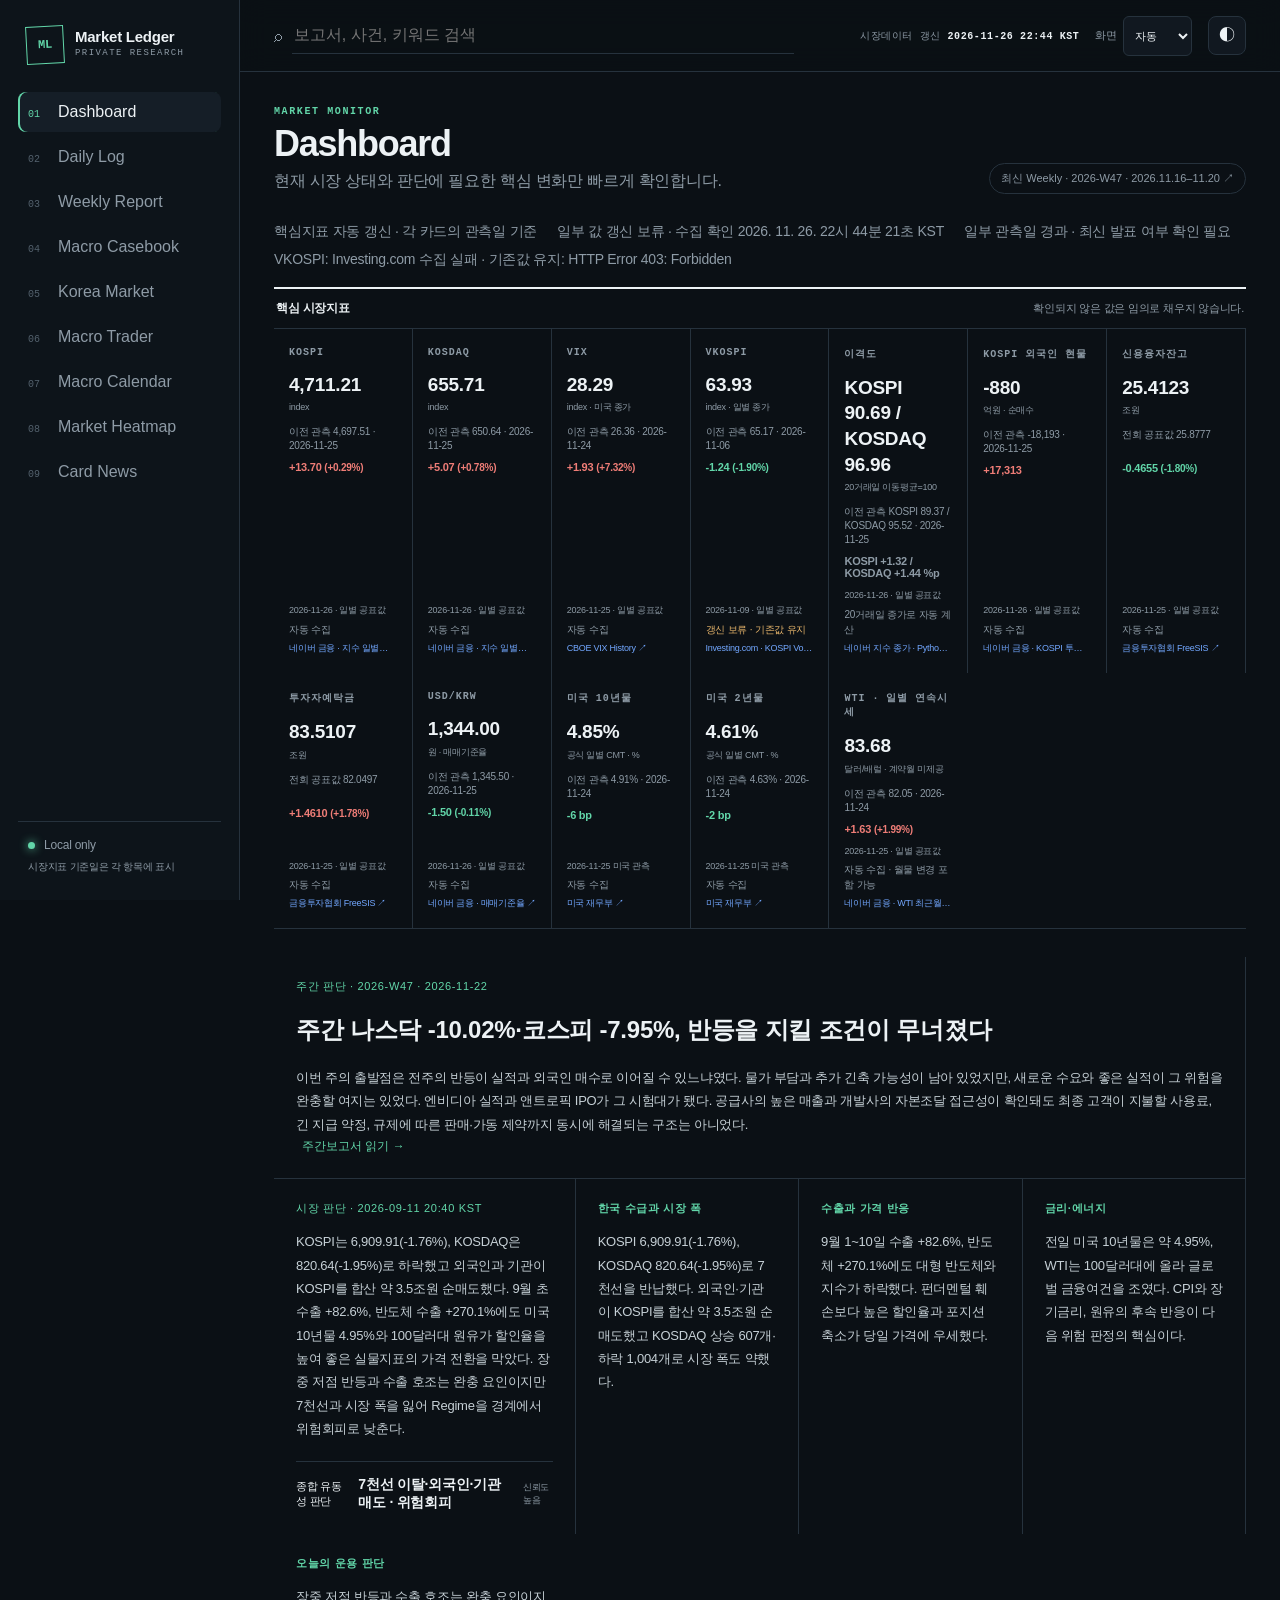
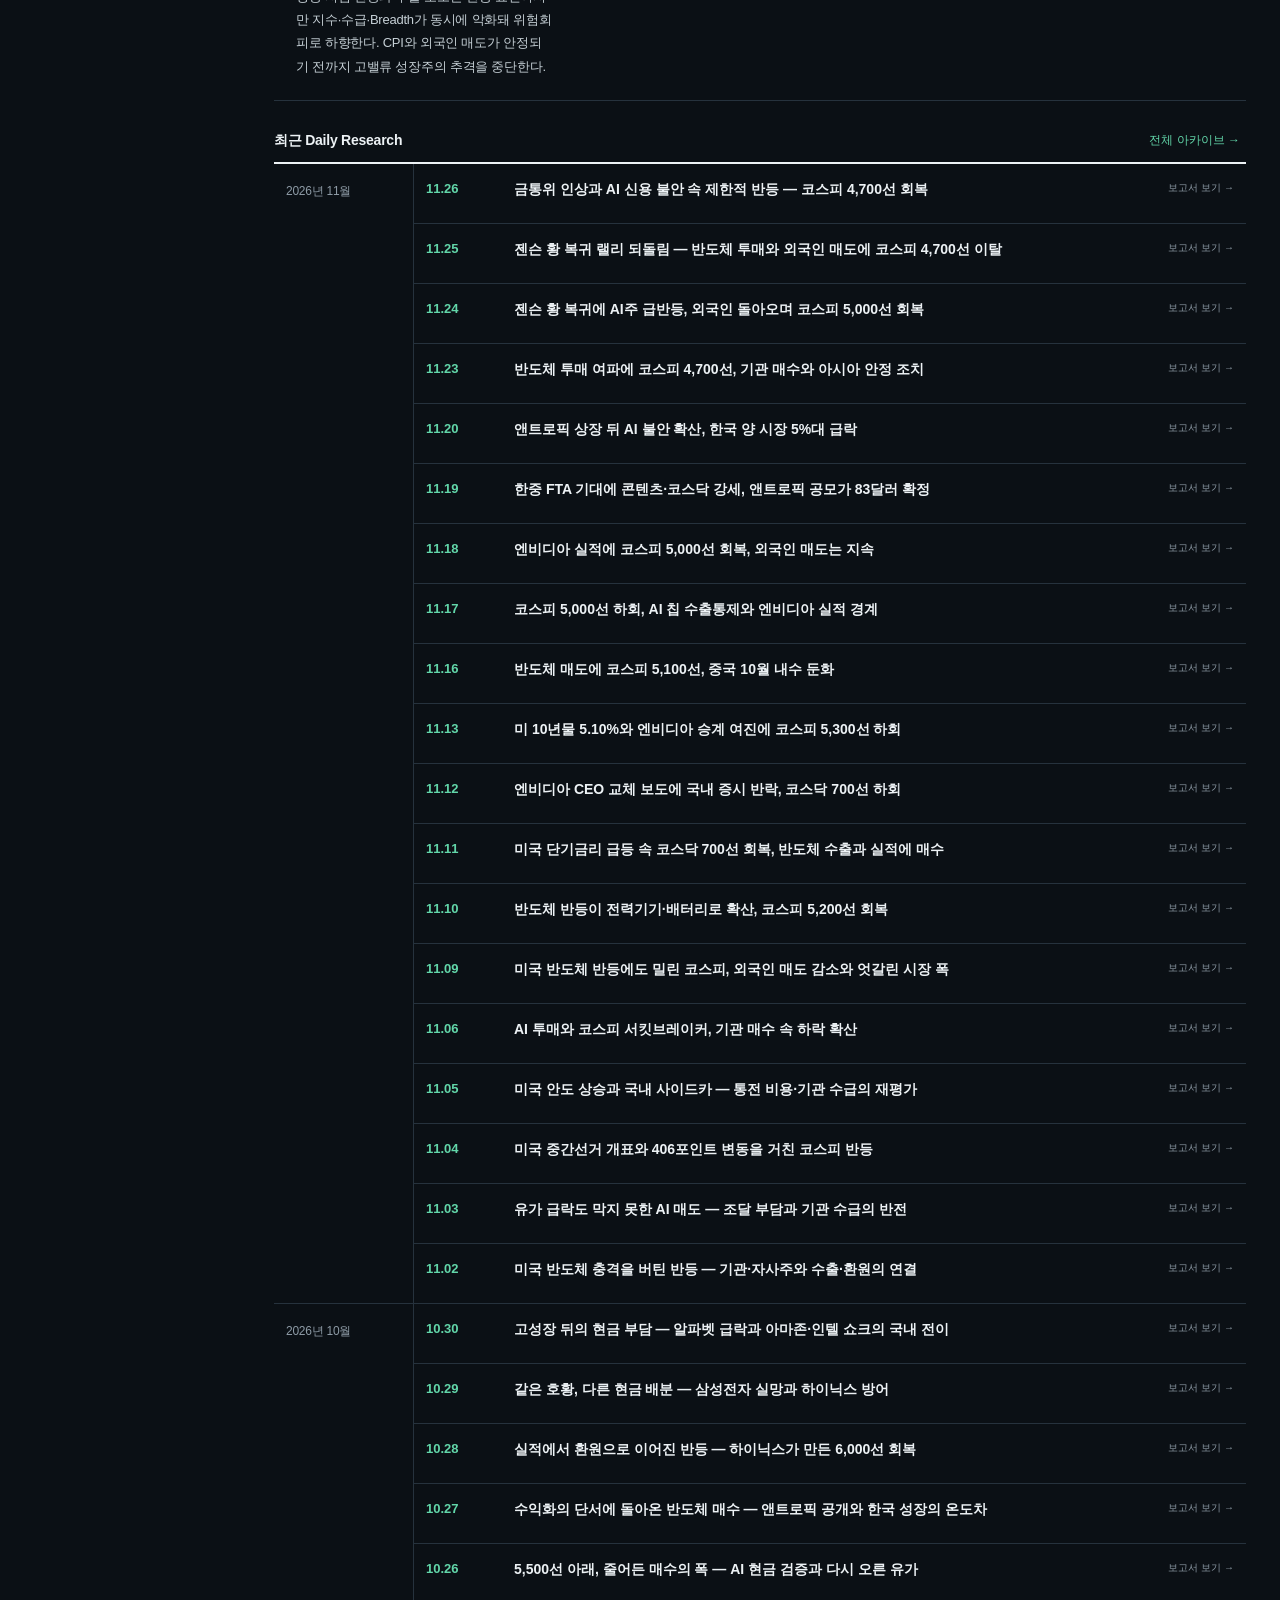
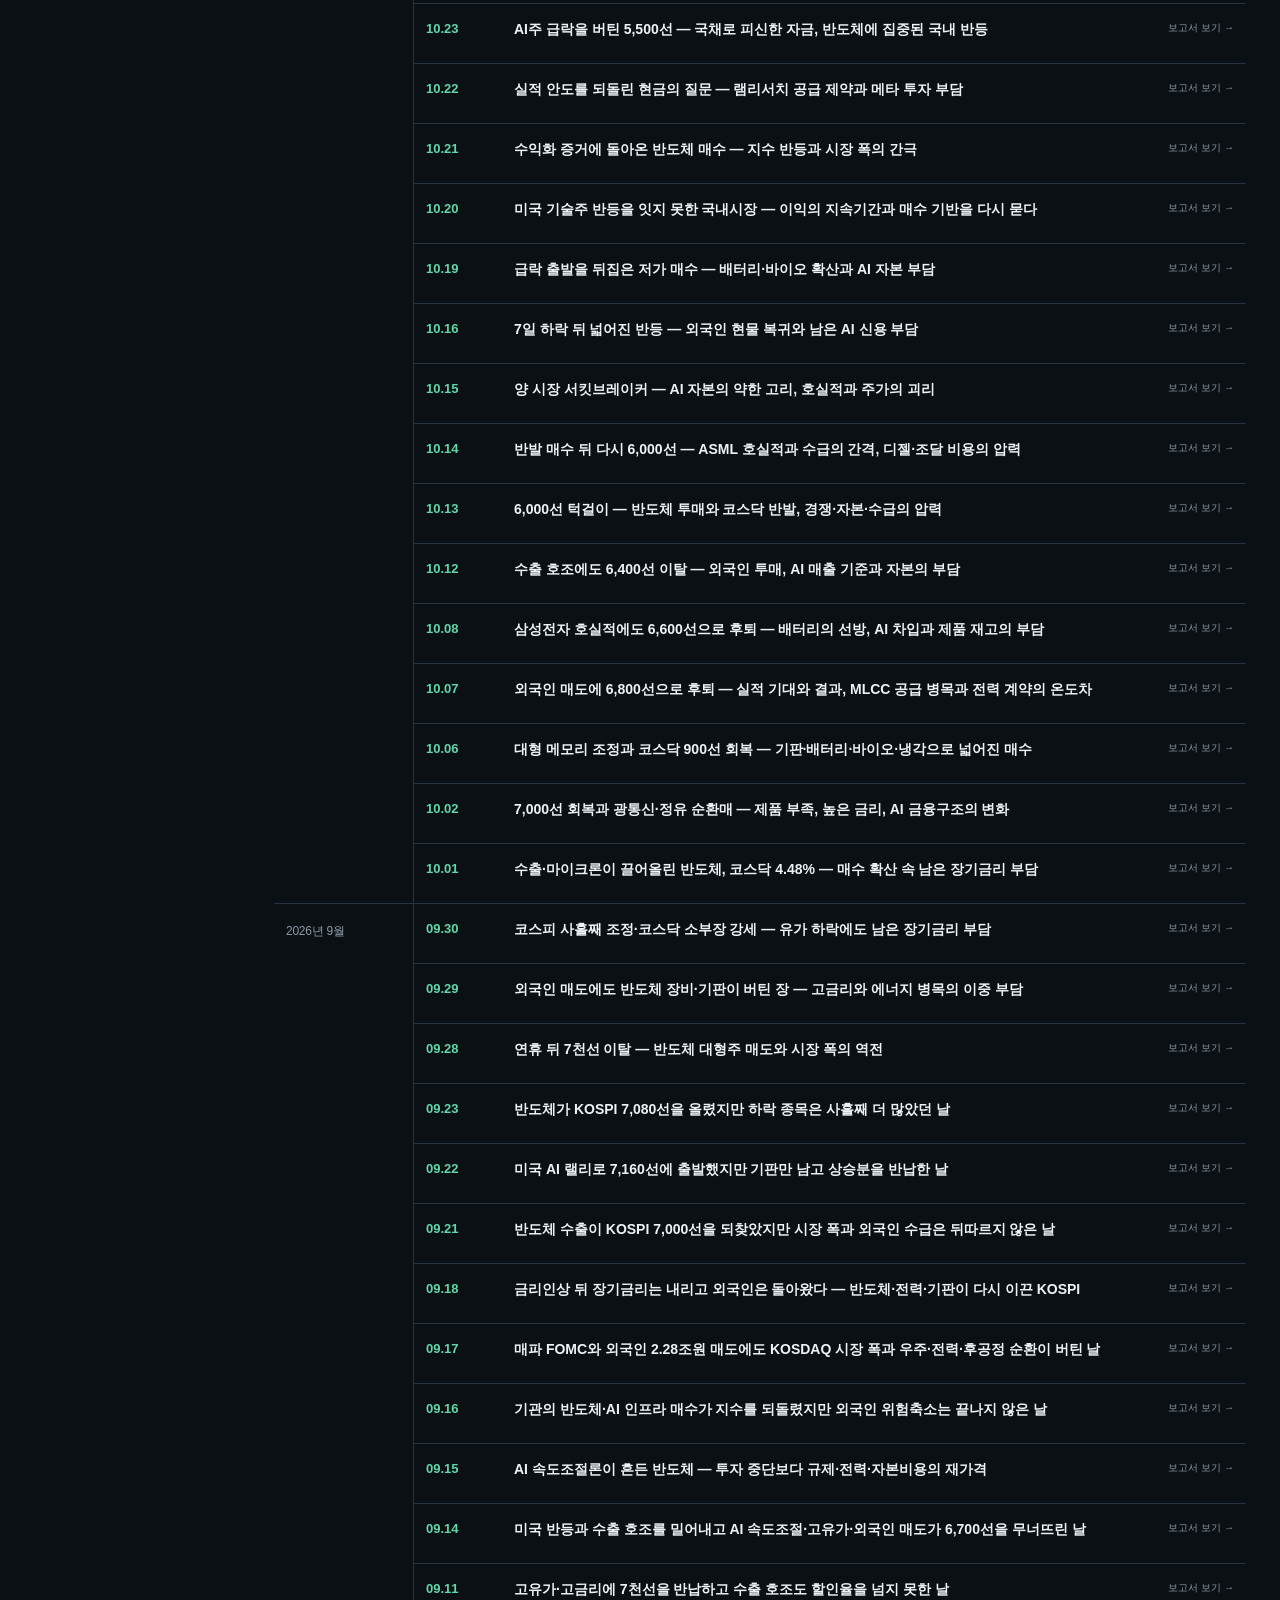
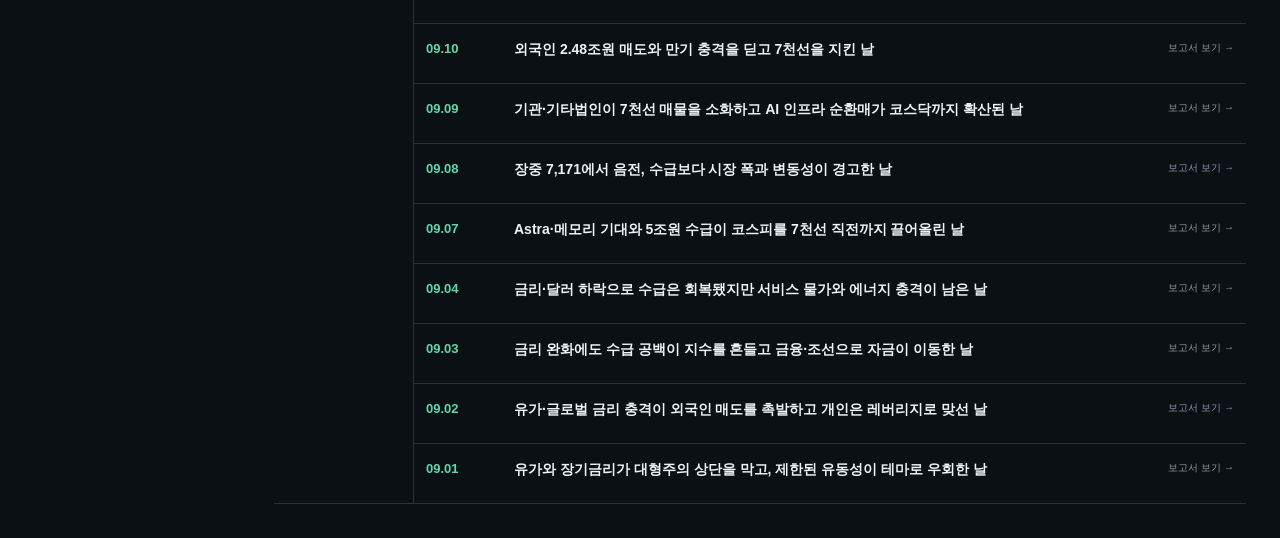
<file: index.html>
<!doctype html>
<html lang="ko">
<head>
  <meta charset="utf-8">
  <meta name="viewport" content="width=device-width, initial-scale=1">
  <meta name="description" content="개인 투자 리서치 로그와 시장 판단을 축적하는 로컬 허브">
  <title>Market Ledger — 개인 투자 리서치 허브</title>
  <link rel="stylesheet" href="assets/style.css?v=20261115-macro-trader">
  <link rel="stylesheet" href="assets/macro-reports.css?v=20261009-topics">
  <link rel="stylesheet" href="assets/macro-events.css?v=20261016-casebook">
</head>
<body>
  <div class="app-viewport">
  <div class="app-shell">
    <aside class="sidebar" id="sidebar">
      <div class="brand">
        <div class="brand-mark">ML</div>
        <div><strong>Market Ledger</strong><span>PRIVATE RESEARCH</span></div>
      </div>
      <nav class="nav" aria-label="주 메뉴">
        <button class="nav-item active" data-view="dashboard"><span>01</span>Dashboard</button>
        <button class="nav-item" data-view="daily"><span>02</span>Daily Log</button>
        <button class="nav-item" data-view="weekly"><span>03</span>Weekly Report</button>
        <button class="nav-item" data-view="macro-events"><span>04</span>Macro Casebook</button>
        <button class="nav-item" data-view="korea"><span>05</span>Korea Market</button>
        <button class="nav-item" data-view="macro-trader"><span>06</span>Macro Trader</button>
        <button class="nav-item" data-view="calendar"><span>07</span>Macro Calendar</button>
        <button class="nav-item" data-view="heatmap"><span>08</span>Market Heatmap</button>
        <button class="nav-item" data-view="cardnews"><span>09</span>Card News</button>
      </nav>
      <div class="sidebar-foot">
        <span class="status-dot"></span> Local only
        <small>시장지표 기준일은 각 항목에 표시</small>
      </div>
    </aside>

    <button class="menu-backdrop" id="menuBackdrop" aria-label="메뉴 닫기" tabindex="-1"></button>
    <main class="main">
      <header class="topbar">
        <button class="menu-button" id="menuButton" aria-label="메뉴 열기">☰</button>
        <div class="search-wrap">
          <span>⌕</span><input id="globalSearch" type="search" placeholder="보고서, 사건, 키워드 검색" aria-label="전체 검색">
        </div>
        <div class="top-actions">
          <span class="asof">시장데이터 갱신 <b id="researchAsOf">—</b></span>
          <label class="view-picker"><span>화면</span><select id="viewMode" aria-label="화면 보기 방식"><option value="auto">자동</option><option value="mobile">모바일</option><option value="pc">PC</option></select></label>
          <button class="icon-button" id="themeButton" aria-label="색상 테마 전환">◐</button>
        </div>
      </header>

      <div id="content" class="content" aria-live="polite"></div>
    </main>
  </div>
  <div class="toast" id="toast"></div>
  </div>
  <script src="data/core.js?v=b4094e10027f1766"></script>
  <script src="data/macro.js?v=20260904-ledger1"></script>
  <script src="data/macro-reports.js?v=20261012-topics"></script>
  <script src="data/macro-events.js?v=20261126-close26"></script>
  <script src="data/macro-trader.js?v=20261125"></script>
<script src="data/korea.js?v=20261126-close26"></script>
  <script src="data/ideas.js?v=20261002-ideas"></script>
  <script src="data/portfolio.js?v=20260904-ledger1"></script>
  <script src="data/daily/daily-2026-09.js?v=20260930-pdf"></script>
<script src="data/daily/daily-2026-10.js?v=20261101-report"></script>
  <script src="data/daily/daily-2026-11.js?v=20261126-close26"></script>
  <script src="data/weekly/weekly-2026.js?v=20261122-w47"></script>
  <script src="data/calendar/calendar-2026-09.js?v=20260905-ledger1"></script>
  <script src="data/market-live.js?v=65423c413027b19b"></script>
  <script src="data/calendar-live.js?v=5eb2dc8014cd20da"></script>
  <script src="data/heatmap.js?v=aefd61fa4d628fb9"></script>
  <script src="assets/heatmap.js?v=6f06b90d78b83e1b"></script>
  <script src="data/card-news.js?v=bedb4c51099e6505"></script>
  <script src="assets/macro-reports.js?v=20261016-legacy"></script>
  <script src="assets/macro-events.js?v=20261117-macro-menu"></script>
  <script src="data/card-news-weekly.js?v=1739b6593fe649c3"></script>
  <script src="assets/card-news-export.js?v=8e08f2c67b69e956"></script>
  <script src="assets/script.js?v=20261117-macro-menu"></script>
</body>
</html>
</file>
<file: assets/style.css>
:root{--bg:#0b1015;--panel:#111820;--panel2:#151e27;--line:#26323d;--text:#edf2f5;--muted:#8e9ba6;--accent:#62d6a9;--accent2:#d7b86a;--red:#ef7d77;--blue:#72a7ff;--shadow:0 18px 50px rgba(0,0,0,.24);--radius:12px}
*{box-sizing:border-box}html{scroll-behavior:smooth}body{margin:0;background:var(--bg);color:var(--text);font-family:"Pretendard","Noto Sans KR","Segoe UI",sans-serif;letter-spacing:-.015em}button,input{font:inherit}.app-shell{min-height:100vh;display:grid;grid-template-columns:240px 1fr}.sidebar{position:sticky;top:0;height:100vh;background:#0d141a;border-right:1px solid var(--line);padding:26px 18px;display:flex;flex-direction:column;z-index:20}.brand{display:flex;align-items:center;gap:11px;padding:0 8px 28px}.brand-mark{width:38px;height:38px;border:1px solid var(--accent);color:var(--accent);display:grid;place-items:center;font:700 12px/1 monospace;transform:rotate(-3deg)}.brand strong{display:block;font-size:15px}.brand span{display:block;color:var(--muted);font:500 9px/1.8 monospace;letter-spacing:.16em}.nav{display:grid;gap:5px}.nav-item{width:100%;border:0;background:transparent;color:var(--muted);padding:11px 10px;text-align:left;border-radius:8px;cursor:pointer;transition:.2s}.nav-item span{display:inline-block;width:30px;color:#53616d;font:10px monospace}.nav-item:hover{background:var(--panel);color:var(--text)}.nav-item.active{background:var(--panel2);color:var(--text);box-shadow:inset 2px 0 var(--accent)}.nav-item.active span{color:var(--accent)}.sidebar-foot{margin-top:auto;padding:16px 10px 0;border-top:1px solid var(--line);color:var(--muted);font-size:12px}.sidebar-foot small{display:block;margin-top:8px}.status-dot{display:inline-block;width:7px;height:7px;background:var(--accent);border-radius:50%;margin-right:6px;box-shadow:0 0 10px var(--accent)}.main{min-width:0}.topbar{height:72px;position:sticky;top:0;z-index:15;background:rgba(11,16,21,.88);backdrop-filter:blur(14px);border-bottom:1px solid var(--line);display:flex;align-items:center;gap:20px;padding:0 34px}.menu-button{display:none}.search-wrap{flex:1;max-width:520px;display:flex;align-items:center;gap:10px;color:var(--muted)}.search-wrap input{width:100%;border:0;border-bottom:1px solid var(--line);background:transparent;color:var(--text);padding:9px 2px;outline:0}.search-wrap input:focus{border-color:var(--accent)}.top-actions{margin-left:auto;display:flex;align-items:center;gap:16px}.asof{color:var(--muted);font:10px monospace;letter-spacing:.06em}.asof b{color:var(--text)}.icon-button,.menu-button{background:var(--panel);border:1px solid var(--line);color:var(--text);border-radius:8px;padding:8px 10px;cursor:pointer}.content{padding:34px;max-width:1500px;margin:0 auto}.page-head{display:flex;align-items:end;justify-content:space-between;gap:20px;margin-bottom:26px}.eyebrow{color:var(--accent);font:700 10px monospace;letter-spacing:.16em;text-transform:uppercase}.page-head h1{font:500 clamp(28px,4vw,46px)/1.1 Georgia,"Noto Serif KR",serif;margin:7px 0 4px;letter-spacing:-.04em}.page-head p{margin:0;color:var(--muted);max-width:780px;line-height:1.65}.date-chip,.status-chip,.tag{border:1px solid var(--line);border-radius:999px;padding:7px 11px;color:var(--muted);font-size:11px;white-space:nowrap}.grid{display:grid;gap:16px}.metrics{grid-template-columns:repeat(6,minmax(0,1fr));margin-bottom:16px}.metric,.card{background:var(--panel);border:1px solid var(--line);border-radius:var(--radius);box-shadow:var(--shadow)}.metric{padding:18px;min-height:126px;position:relative;overflow:hidden}.metric:after{content:"";position:absolute;right:-22px;bottom:-35px;width:90px;height:90px;border:1px solid var(--line);border-radius:50%}.metric-label{font:600 10px monospace;letter-spacing:.1em;color:var(--muted)}.metric-value{font:500 25px/1.2 Georgia,serif;margin:14px 0 5px}.move{font-size:12px}.positive{color:var(--accent)}.negative{color:var(--red)}.neutral{color:var(--accent2)}.metric-note{display:block;color:var(--muted);font-size:11px;margin-top:7px}.dashboard-main{grid-template-columns:minmax(0,1.4fr) minmax(320px,.6fr)}.card{padding:22px}.card h2,.card h3{margin:0 0 14px}.card h2{font:500 22px Georgia,serif}.card h3{font-size:13px}.thesis{font:400 clamp(19px,2.3vw,29px)/1.45 Georgia,"Noto Serif KR",serif;margin:12px 0 22px}.chain{display:flex;align-items:center;gap:6px;flex-wrap:wrap}.chain span{padding:7px 10px;background:var(--panel2);border:1px solid var(--line);font-size:11px;border-radius:6px}.chain i{color:var(--accent);font-style:normal}.regime-box{display:flex;justify-content:space-between;align-items:center;padding:18px;border:1px solid var(--line);background:linear-gradient(135deg,rgba(98,214,169,.1),transparent);border-radius:9px}.regime-box strong{font:500 23px Georgia,serif}.confidence{color:var(--muted);font-size:11px}.section-label{display:flex;align-items:center;justify-content:space-between;margin:30px 0 12px}.section-label h2{font-size:14px;margin:0}.text-link{border:0;background:transparent;color:var(--accent);cursor:pointer;font-size:12px}.log-list,.idea-list{display:grid;gap:12px}.log-card{display:grid;grid-template-columns:120px 1fr auto;gap:20px;align-items:center;padding:18px 20px;background:var(--panel);border:1px solid var(--line);border-radius:10px;cursor:pointer}.log-card:hover{border-color:#3b4d59}.log-date{font:12px monospace;color:var(--accent)}.log-card h3{margin:0 0 7px;font-size:15px}.log-card p{margin:0;color:var(--muted);font-size:12px;line-height:1.55}.tags{display:flex;gap:5px;flex-wrap:wrap}.tag{padding:4px 7px;font-size:10px}.article{max-width:980px}.article-head{padding:28px;background:var(--panel);border:1px solid var(--line);border-radius:var(--radius);margin-bottom:16px}.article-head h2{font:500 clamp(24px,4vw,38px)/1.2 Georgia,"Noto Serif KR",serif;margin:12px 0}.article-head p{color:var(--muted);line-height:1.75;margin:0}.article-section{padding:22px 0;border-bottom:1px solid var(--line)}.article-section h3{font-size:15px;margin:0 0 10px}.article-section p,.bullet-list{color:#bdc7cf;line-height:1.75;font-size:14px}.bullet-list{padding-left:20px}.notice{border-left:3px solid var(--accent2);padding:14px 16px;background:rgba(215,184,106,.07);color:#d7c99e;font-size:13px}.empty{padding:70px 25px;text-align:center;border:1px dashed var(--line);border-radius:var(--radius);color:var(--muted)}.empty strong{display:block;color:var(--text);font:500 24px Georgia,serif;margin-bottom:8px}.table-card{overflow:hidden;padding:0}.table-title{padding:18px 20px;border-bottom:1px solid var(--line)}table{width:100%;border-collapse:collapse}th,td{text-align:left;padding:13px 20px;border-bottom:1px solid var(--line);font-size:12px}th{color:var(--muted);font:600 10px monospace;letter-spacing:.08em}td:last-child{color:var(--muted)}.korea-grid{grid-template-columns:repeat(2,1fr)}.index-card strong{font:500 34px Georgia,serif}.index-card span{display:block;color:var(--muted);font-size:11px;margin-top:8px}.flow-row{display:grid;grid-template-columns:80px 1fr 1fr;gap:14px;padding:14px 0;border-bottom:1px solid var(--line);font-size:12px}.flow-row b{color:var(--accent)}.flow-row span:last-child{color:var(--muted)}.sector-row{display:grid;grid-template-columns:110px 80px 1fr;gap:12px;padding:12px 0;border-bottom:1px solid var(--line);font-size:12px}.sector-row span:last-child{color:var(--muted)}.idea-card{padding:22px;background:var(--panel);border:1px solid var(--line);border-radius:var(--radius);cursor:pointer}.idea-top{display:flex;justify-content:space-between;gap:15px}.idea-card h3{margin:10px 0 8px;font:500 20px Georgia,"Noto Serif KR",serif}.idea-card p{margin:0;color:var(--muted);font-size:13px;line-height:1.6}.status-chip.yellow{color:#e4c96f;border-color:#6d6132}.status-chip.green{color:var(--accent);border-color:#2b6652}.status-chip.red{color:var(--red);border-color:#6d3838}.idea-detail-grid{display:grid;grid-template-columns:1fr 1fr;gap:14px;margin-top:16px}.mini-panel{padding:15px;background:var(--panel2);border-radius:8px}.mini-panel b{font-size:11px}.mini-panel p,.mini-panel ul{font-size:12px;color:var(--muted);line-height:1.6}.filter-bar{display:flex;gap:8px;margin-bottom:16px;flex-wrap:wrap}.filter-button{border:1px solid var(--line);background:transparent;color:var(--muted);border-radius:999px;padding:7px 12px;cursor:pointer;font-size:11px}.filter-button.active{background:var(--accent);border-color:var(--accent);color:#08120e}.toast{position:fixed;right:24px;bottom:24px;padding:12px 16px;background:var(--text);color:var(--bg);border-radius:8px;font-size:12px;opacity:0;transform:translateY(10px);pointer-events:none;transition:.2s}.toast.show{opacity:1;transform:none}body.light{--bg:#eef1ed;--panel:#fff;--panel2:#f3f6f2;--line:#d7ddd7;--text:#15211b;--muted:#64716a;--shadow:0 12px 35px rgba(35,56,44,.08)}body.light .sidebar{background:#f8faf7}body.light .topbar{background:rgba(238,241,237,.88)}
@container ledger (max-width:1100px){.metrics{grid-template-columns:repeat(3,1fr)}.dashboard-main{grid-template-columns:1fr}.app-shell{grid-template-columns:200px 1fr}.sidebar{padding-inline:12px}.content{padding:26px}.asof{display:none}}
@container ledger (max-width:760px){.app-shell{display:block}.sidebar{position:fixed;left:-260px;width:240px;transition:.25s;box-shadow:var(--shadow)}.sidebar.open{left:0}.menu-button{display:block}.topbar{padding:0 16px}.content{padding:20px 16px}.metrics{grid-template-columns:repeat(2,1fr)}.metric{min-height:112px}.page-head{align-items:flex-start;flex-direction:column}.log-card{grid-template-columns:1fr}.korea-grid,.idea-detail-grid{grid-template-columns:1fr}.flow-row{grid-template-columns:65px 1fr}.flow-row span:last-child{grid-column:2}.sector-row{grid-template-columns:90px 70px 1fr}.top-actions{gap:6px}}
@container ledger (max-width:430px){.metrics{grid-template-columns:1fr 1fr}.metric{padding:14px}.metric-value{font-size:20px}.search-wrap{max-width:none}.top-actions{display:none}.chain i{display:none}.chain span{flex:1 1 40%;text-align:center}}

/* Research-report redesign */
body,button,input{font-family:"Malgun Gothic","맑은 고딕","Apple SD Gothic Neo","Noto Sans KR",Arial,sans-serif}
.card,.metric,.article-head,.log-card,.idea-card,.empty{border-radius:2px;box-shadow:none}
.page-head h1,.card h2,.thesis,.regime-box strong,.article-head h2,.idea-card h3,.index-card strong{font-family:inherit;font-weight:600;letter-spacing:-.035em}
.page-head h1{font-size:36px}.content{max-width:1440px}.primary-strip{border-top:2px solid var(--text);border-bottom:1px solid var(--line);margin-bottom:28px}.strip-title{display:flex;justify-content:space-between;align-items:center;padding:11px 2px;border-bottom:1px solid var(--line);font-size:12px}.strip-title span{color:var(--muted);font-size:11px}.primary-metrics{display:grid;grid-template-columns:repeat(7,minmax(0,1fr))}.primary-metric{min-height:142px;padding:18px 15px;border-right:1px solid var(--line)}.primary-metric:last-child{border-right:0}.primary-metric .metric-value{font-family:Arial,sans-serif;font-size:21px;font-weight:600;margin:16px 0 10px}.metric-value.missing{font-size:13px;color:var(--muted);font-weight:400;margin-top:21px}.metric-previous{color:var(--muted);font-size:10px;min-height:26px;line-height:1.4}.metric-change{font:600 11px Arial,sans-serif;margin-top:8px}.metric-change.flat{color:var(--muted)}.metric-change.up{color:var(--red)}.metric-change.down,.metric-change.down-good{color:var(--accent)}
.dashboard-report{display:grid;grid-template-columns:1.35fr repeat(3,1fr);border-top:1px solid var(--line);border-bottom:1px solid var(--line)}.report-summary,.brief-section{padding:22px;border-right:1px solid var(--line)}.brief-section:last-child{border-right:0}.report-kicker,.brief-section h2{font-size:11px;letter-spacing:.06em;margin:0 0 14px;color:var(--accent)}.report-summary>p,.brief-section p{font-size:13px;line-height:1.8;color:#c6d0d6;margin:0}.regime-line{display:flex;gap:10px;align-items:center;margin-top:20px;padding-top:14px;border-top:1px solid var(--line);font-size:11px}.regime-line strong{font-size:14px}.regime-line small{color:var(--muted)}
.archive{border-top:2px solid var(--text)}.archive-month{display:grid;grid-template-columns:140px 1fr;border-bottom:1px solid var(--line)}.archive-month-title{padding:19px 12px;color:var(--muted);font-size:12px;border-right:1px solid var(--line)}.archive-row{width:100%;display:grid;grid-template-columns:70px 1fr 90px;gap:18px;align-items:start;text-align:left;padding:17px 12px;border:0;border-bottom:1px solid var(--line);background:transparent;color:var(--text);cursor:pointer}.archive-row:last-child{border-bottom:0}.archive-row:hover{background:var(--panel)}.archive-row time{font:600 13px Arial,sans-serif;color:var(--accent)}.archive-row b{display:block;font-size:14px;margin-bottom:7px}.archive-row small{display:-webkit-box;-webkit-line-clamp:2;-webkit-box-orient:vertical;overflow:hidden;color:var(--muted);font-size:11px;line-height:1.55}.archive-row i{font-style:normal;color:var(--muted);font-size:10px;text-align:right}
.back-link{margin-bottom:20px}.research-paper{max-width:940px;margin:0 auto}.paper-head{padding:52px 0 38px;border-top:3px solid var(--text);border-bottom:1px solid var(--line)}.paper-series{color:var(--accent);font:700 10px Arial,sans-serif;letter-spacing:.17em}.paper-head h1{font-size:34px;line-height:1.38;letter-spacing:-.045em;margin:15px 0 20px;max-width:850px}.paper-section{display:grid;grid-template-columns:70px 1fr;gap:22px;padding:36px 0;border-bottom:1px solid var(--line)}.section-number{font:600 11px Arial,sans-serif;color:var(--accent);padding-top:5px}.paper-section h2{font-size:19px;margin:0 0 22px}.paper-section p{font-size:15px;line-height:2;margin:0 0 17px;color:#ccd4d9}.paper-section p:last-child{margin-bottom:0}.lead-section p{font-size:16px;color:var(--text)}.paper-section ol,.paper-section ul{margin:0;padding-left:22px;color:#c8d1d6}.paper-section li{font-size:14px;line-height:1.8;margin-bottom:9px}.watch-section{border-top:2px solid var(--text)}.report-nav{display:grid;grid-template-columns:1fr auto 1fr;align-items:center;padding:14px 0;border-bottom:1px solid var(--line);font-size:11px}.report-nav button{border:0;background:transparent;color:var(--muted);cursor:pointer}.report-nav button:last-child{text-align:right}.report-nav b{font:600 11px Arial,sans-serif}
.idea-index{border-top:2px solid var(--text)}.idea-index-row{width:100%;display:grid;grid-template-columns:90px 1fr 90px 90px;gap:20px;align-items:center;text-align:left;padding:20px 10px;border:0;border-bottom:1px solid var(--line);background:transparent;color:var(--text);cursor:pointer}.idea-index-row:hover{background:var(--panel)}.idea-index-row b{display:block;margin-bottom:6px;font-size:15px}.idea-index-row small{color:var(--muted);font-size:12px}.idea-index-row time,.idea-index-row i{color:var(--muted);font:10px Arial,sans-serif}.idea-index-row i{font-style:normal;text-align:right}.idea-meta{display:flex;gap:14px;align-items:center;color:var(--muted);font-size:11px}.hypothesis{padding:18px;border-left:3px solid var(--accent);background:var(--panel);color:var(--text)!important;font-weight:600}.timeline{border-left:1px solid var(--line);margin-left:5px}.timeline>div{display:grid;grid-template-columns:100px 1fr;position:relative;padding-left:18px}.timeline>div:before{content:"";position:absolute;width:7px;height:7px;border-radius:50%;background:var(--accent);left:-4px;top:8px}.timeline time{font:11px Arial,sans-serif;color:var(--accent)}.verdict{border-top:2px solid var(--text)}.narrative-block{max-width:1000px;padding:26px 0;margin:18px 0;border-top:1px solid var(--line);border-bottom:1px solid var(--line)}.narrative-block h2{font-size:15px}.narrative-block p{font-size:14px;line-height:1.9;color:#c7d0d6}
body.light .report-summary>p,body.light .brief-section p,body.light .paper-section p,body.light .paper-section li,body.light .narrative-block p{color:#34443b}
@container ledger (max-width:1200px){.primary-metrics{grid-template-columns:repeat(4,1fr)}.primary-metric:nth-child(4){border-right:0}.primary-metric{border-bottom:1px solid var(--line)}.dashboard-report{grid-template-columns:1fr 1fr}.report-summary,.brief-section{border-bottom:1px solid var(--line)}}
@container ledger (max-width:760px){.primary-metrics{grid-template-columns:repeat(2,1fr)}.primary-metric:nth-child(even){border-right:0}.dashboard-report{grid-template-columns:1fr}.report-summary,.brief-section{border-right:0}.archive-month{grid-template-columns:1fr}.archive-month-title{border-right:0;border-bottom:1px solid var(--line)}.archive-row{grid-template-columns:54px 1fr}.archive-row i{display:none}.paper-head{padding-top:34px}.paper-head h1{font-size:27px}.paper-section{grid-template-columns:1fr;gap:10px;padding:28px 0}.section-number{padding:0}.paper-section p{font-size:14px;line-height:1.9}.idea-index-row{grid-template-columns:80px 1fr}.idea-index-row time,.idea-index-row i{display:none}}

/* Structured live metric fields */
.primary-metric{min-height:205px;display:flex;flex-direction:column}
.dashboard-data-status{display:flex;flex-wrap:wrap;gap:6px 20px;margin:0 0 16px;color:var(--muted);font-size:14px;line-height:1.6}
.primary-metric .metric-value{font-size:19px;margin:14px 0 4px;line-height:1.35}
.metric-value.missing{font-size:13px;margin-top:18px}
.metric-unit{color:var(--muted);font-size:9px;min-height:24px;line-height:1.35}
.metric-change small{font-size:10px}
.metric-asof{margin-top:auto;padding-top:10px;color:var(--muted);font-size:9px;line-height:1.4}
.metric-source{display:block;margin-top:5px;color:var(--blue);font-size:9px;text-decoration:none;white-space:nowrap;overflow:hidden;text-overflow:ellipsis}
.metric-source:hover{text-decoration:underline}
.paper-section h3{font-size:13px;margin:28px 0 12px;color:var(--accent)}
.paper-section h3:first-child{margin-top:0}
.conclusion-section{border-top:2px solid var(--text);background:linear-gradient(90deg,rgba(98,214,169,.06),transparent);padding-left:14px;padding-right:14px}
.conclusion-section p{font-size:16px;font-weight:600;color:var(--text)}

/* Macro Calendar */
.calendar-week{display:grid;grid-template-columns:210px 1fr;border-top:2px solid var(--text);border-bottom:1px solid var(--line);margin-bottom:22px}.calendar-week>div:first-child{padding:16px 14px;border-right:1px solid var(--line)}.calendar-week>div:first-child span{display:block;font-size:13px;font-weight:700}.calendar-week>div:first-child small{display:block;color:var(--muted);font-size:10px;line-height:1.5;margin-top:7px}.calendar-week>div:last-child{display:flex;overflow-x:auto}.calendar-week>div:last-child button{min-width:150px;display:grid;gap:5px;padding:14px;border:0;border-right:1px solid var(--line);background:transparent;color:var(--text);text-align:left;cursor:pointer}.calendar-week>div:last-child button:hover{background:var(--panel)}.calendar-week time{font:10px Arial,sans-serif;color:var(--accent)}.calendar-week b{font-size:11px}.calendar-week i{font-style:normal;color:var(--accent2);font-size:9px;letter-spacing:.08em}.calendar-shell{border-top:1px solid var(--line);border-left:1px solid var(--line)}.calendar-toolbar{min-height:60px;display:grid;grid-template-columns:1fr auto 1fr;align-items:center;border-right:1px solid var(--line);border-bottom:1px solid var(--line);padding:0 14px}.calendar-toolbar>button{justify-self:start}.calendar-toolbar>button:last-child{justify-self:end}.calendar-toolbar button{border:0;background:transparent;color:var(--muted);font-size:11px;cursor:pointer}.calendar-toolbar button:hover{color:var(--accent)}.calendar-toolbar>div{display:flex;align-items:center;gap:15px}.calendar-toolbar strong{font-size:20px}.calendar-toolbar>div button{border:1px solid var(--line);padding:5px 9px}.calendar-weekdays,.calendar-grid{display:grid;grid-template-columns:repeat(7,minmax(0,1fr))}.calendar-weekdays b{padding:10px 12px;border-right:1px solid var(--line);border-bottom:1px solid var(--line);color:var(--muted);font-size:10px;text-align:center}.calendar-day{min-height:150px;padding:9px;border-right:1px solid var(--line);border-bottom:1px solid var(--line);background:rgba(255,255,255,.008)}.calendar-day.outside{background:rgba(0,0,0,.08)}.calendar-day.today{box-shadow:inset 0 0 0 2px var(--accent)}.calendar-day>time{display:block;font:600 11px Arial,sans-serif;color:var(--muted);margin-bottom:8px}.calendar-day.today>time{color:var(--accent)}.calendar-day>div{display:grid;gap:5px}.calendar-event{display:grid;grid-template-columns:auto 1fr auto;gap:4px;align-items:center;width:100%;padding:5px 6px;border:0;border-left:3px solid var(--blue);background:var(--panel);color:var(--text);text-align:left;cursor:pointer}.calendar-event:hover{filter:brightness(1.15)}.calendar-event span{font-size:8px;color:var(--muted)}.calendar-event b{font-size:9px;white-space:nowrap;overflow:hidden;text-overflow:ellipsis}.calendar-event i{font-style:normal;font-size:7px;color:var(--accent2)}.calendar-event.inflation{border-color:#ef7d77}.calendar-event.labor{border-color:#72a7ff}.calendar-event.growth{border-color:#62d6a9}.calendar-event.productivity{border-color:#7fd0cc}.calendar-event.central-bank{border-color:#d7b86a}.calendar-event.liquidity{border-color:#c58bea}.calendar-event.korea-event{border-color:#ff9e64}.calendar-event.market-structure{border-color:#9ba7b0}.event-dialog{width:min(720px,calc(100vw - 32px));max-height:88vh;padding:0;border:1px solid var(--line);border-radius:2px;background:var(--panel);color:var(--text);box-shadow:var(--shadow)}.event-dialog::backdrop{background:rgba(0,0,0,.7)}.dialog-close{position:absolute;right:16px;top:14px;border:0;background:transparent;color:var(--muted);font-size:24px;cursor:pointer}.event-detail-head{padding:28px 30px 22px;border-bottom:1px solid var(--line)}.event-category,.event-status{display:inline-block;padding:4px 7px;border:1px solid var(--line);font-size:9px;color:var(--muted);margin-right:5px}.event-detail-head h2{font-size:24px;margin:16px 0 9px}.event-detail-head>div{color:var(--muted);font-size:11px}.event-detail-head b{color:var(--accent2)}.event-numbers{display:grid;grid-template-columns:repeat(4,1fr);border-bottom:1px solid var(--line)}.event-numbers>div{padding:16px;border-right:1px solid var(--line)}.event-numbers>div:last-child{border-right:0}.event-numbers span{display:block;color:var(--muted);font-size:9px;margin-bottom:8px}.event-numbers b{font-size:12px}.event-dialog section{padding:18px 30px;border-bottom:1px solid var(--line)}.event-dialog section h3{font-size:11px;color:var(--accent);margin:0 0 9px}.event-dialog section p,.event-dialog section li{font-size:12px;line-height:1.7;color:#c7d0d6}.event-path{padding:12px;background:var(--panel2);color:var(--text)!important}.event-links{display:flex;justify-content:space-between;gap:12px;padding:16px 30px;font-size:10px;color:var(--muted)}.event-links a{color:var(--blue);text-decoration:none}
body.light .event-dialog section p,body.light .event-dialog section li{color:#34443b}
@container ledger (max-width:900px){.calendar-day{min-height:130px}.calendar-event{grid-template-columns:1fr}.calendar-event span,.calendar-event i{display:none}}
@container ledger (max-width:760px){.calendar-week{grid-template-columns:1fr}.calendar-week>div:first-child{border-right:0;border-bottom:1px solid var(--line)}.calendar-toolbar{grid-template-columns:1fr auto 1fr}.calendar-weekdays{display:none}.calendar-grid{display:block}.calendar-day,.calendar-day.outside{display:grid;grid-template-columns:44px 1fr;min-height:0;padding:10px;background:transparent}.calendar-day.outside{display:none}.calendar-day>time{margin:4px 0}.calendar-event{grid-template-columns:58px 1fr auto;padding:8px}.calendar-event span,.calendar-event i{display:block}.event-numbers{grid-template-columns:1fr 1fr}.event-numbers>div:nth-child(2){border-right:0}.event-numbers>div:nth-child(-n+2){border-bottom:1px solid var(--line)}.event-links{flex-direction:column}.calendar-toolbar strong{font-size:16px}}
.idea-status-group{display:flex;flex-direction:column;align-items:flex-start;gap:8px}.adoption-chip{display:inline-block;font-size:14px;color:var(--muted);white-space:normal}.idea-meta .status-chip,.idea-status-group .status-chip{font-size:14px}.status-chip.green{color:#62d6a9;background:#123a2b;border-color:#2b8860}.status-chip.yellow{color:#f0d676;background:#352e14}.status-chip.red{color:#ffaaa7;background:#422022}body.light .status-chip.green{color:#166534;background:#dcfce7}body.light .status-chip.yellow{color:#795800;background:#fef3c7}body.light .status-chip.red{color:#991b1b;background:#fee2e2}
.confidence-panel{display:grid;grid-template-columns:190px 1fr;gap:24px;margin-top:24px;padding:20px 22px;border:1px solid var(--line);border-left:3px solid var(--accent);background:var(--panel)}.confidence-panel>div>span{display:block;color:var(--accent);font:700 10px Arial,sans-serif;letter-spacing:.1em}.confidence-panel strong{display:block;margin-top:7px;font:600 30px Georgia,serif}.confidence-panel strong small{font:400 13px Arial,sans-serif;color:var(--muted)}.confidence-panel p{margin:0;color:#cbd4db;font-size:13px;line-height:1.75}.confidence-panel>small{grid-column:2;color:var(--muted);font-size:10px}.confidence-delta{display:block!important;margin:4px 0 0!important;font-size:10px!important}.confidence-delta.up{color:var(--accent)!important}.confidence-delta.down{color:var(--red)!important}.score-change{margin:0 0 14px;padding:9px 11px;border-left:2px solid var(--accent2);background:rgba(215,184,106,.06);color:var(--accent2);font-size:11px}.log-impact.revised{color:var(--blue);border-color:#355d8d}body.light .confidence-panel p{color:#34443b}
.weekly-change-board{margin:24px 0;padding:24px;border-left:3px solid var(--accent);background:var(--panel)}.weekly-change-board>div{padding:12px 0;border-top:1px solid var(--line)}.weekly-change-board p{line-height:1.7;margin:8px 0}.weekly-note{padding:18px 0;border-bottom:1px solid var(--line)}.weekly-note summary{cursor:pointer;color:var(--muted)}.weekly-table-wrap{overflow-x:auto}.weekly-table-wrap table{min-width:560px}.weekly-table-wrap td{vertical-align:top;width:42%;white-space:normal;color:var(--text)}.weekly-table-wrap h3{font-size:14px;margin:12px 0 5px}.weekly-table-wrap p{font-size:14px;margin:5px 0}.archive-row time small{display:block;font-size:12px;line-height:1.7;white-space:normal}.report-nav{flex-wrap:wrap;gap:12px}.report-nav span{font-size:13px;color:var(--muted)}
.weekly-data-table{min-width:880px!important}.weekly-data-table td{width:auto;min-width:130px;line-height:1.65}.weekly-data-table th:first-child,.weekly-data-table td:first-child{position:sticky;left:0;background:var(--panel);z-index:1;min-width:120px}
.weekly-executive-grid{display:grid;grid-template-columns:repeat(2,minmax(0,1fr));margin:24px 0;border-top:1px solid var(--line);border-left:1px solid var(--line)}.weekly-executive-grid>div{display:grid;gap:8px;padding:18px;border-right:1px solid var(--line);border-bottom:1px solid var(--line);background:var(--panel)}.weekly-executive-grid span{font-size:11px;color:var(--muted);letter-spacing:.04em}.weekly-executive-grid strong{font-size:14px;line-height:1.65}.weekly-executive-notes{padding-top:4px}.weekly-hypothesis-detail h3{display:flex;align-items:center;gap:10px}.weekly-priority{display:inline-block;padding:3px 7px;border:1px solid var(--line);font:700 9px Arial,sans-serif;letter-spacing:.08em}.weekly-priority.primary{color:var(--accent);border-color:var(--accent)}
@container ledger (max-width:700px){.weekly-executive-grid{grid-template-columns:1fr}.weekly-data-table{min-width:760px!important}}

/* Idea Lab Narrative */
.direction-chip,.idea-category,.idea-theme,.log-impact{display:inline-flex;align-items:center;width:max-content;border:1px solid var(--line);padding:5px 8px;font-size:11px;color:var(--muted)}.direction-chip.up,.log-impact.up{color:var(--accent);border-color:#2b6652}.direction-chip.down,.log-impact.down{color:var(--red);border-color:#6d3838}.direction-chip.revised{color:var(--blue);border-color:#355d8d}.idea-taxonomy{display:flex;gap:6px;flex-wrap:wrap}.idea-category{color:var(--accent);border-color:#2b6652}.idea-theme{color:var(--accent2);border-color:#6d6132}.idea-index-copy b{margin-top:9px}.idea-confidence{font-size:11px;color:var(--muted)}.idea-confidence b{display:block;color:var(--text);font-size:13px;margin:6px 0}.idea-confidence small{display:block;font:10px Arial,sans-serif}.idea-header>.idea-taxonomy{margin:0 0 18px}.idea-meta{flex-wrap:wrap}.immutable-note{display:block;margin-top:10px;color:var(--muted);font-size:11px}.current-thesis{border-left:3px solid var(--accent);padding-left:24px}.current-thesis p:first-of-type{font-size:16px;color:var(--text)}.mechanism-path{display:grid;gap:10px}.mechanism-path p{margin:0!important;padding:15px 17px;background:var(--panel);border-left:2px solid var(--accent2)}.evidence-balance,.decision-threshold{display:grid;grid-template-columns:repeat(3,minmax(0,1fr));border-top:1px solid var(--line);border-left:1px solid var(--line)}.evidence-balance section,.decision-threshold section{padding:18px;border-right:1px solid var(--line);border-bottom:1px solid var(--line);background:var(--panel)}.evidence-balance span,.decision-threshold span{display:block;color:var(--accent);font:700 9px Arial,sans-serif;letter-spacing:.12em;margin-bottom:9px}.evidence-balance h3{font-size:14px;margin:0 0 15px}.evidence-balance ul{padding-left:18px}.evidence-balance li{font-size:12px;line-height:1.7}.decision-threshold section:nth-child(2) span{color:var(--accent2)}.decision-threshold section:nth-child(3) span{color:var(--red)}.decision-threshold p{font-size:13px!important;line-height:1.75!important}.research-log{display:grid;gap:14px}.research-log article{padding:18px;background:var(--panel);border:1px solid var(--line)}.research-log-head{display:flex;justify-content:space-between;align-items:center;margin-bottom:12px}.research-log time{font:600 11px Arial,sans-serif;color:var(--accent)}.research-log>article>p{font-size:13px;line-height:1.75;margin-bottom:14px}.research-log dl,.final-view dl{margin:0;border-top:1px solid var(--line)}.research-log dl>div,.final-view dl>div{display:grid;grid-template-columns:90px 1fr;gap:12px;padding:9px 0;border-bottom:1px solid var(--line)}.research-log dt,.final-view dt{color:var(--muted);font-size:10px}.research-log dd,.final-view dd{margin:0;font-size:11px;line-height:1.6}.final-view>h3{font-size:20px;margin:0 0 14px}.final-view>.status-chip{margin-bottom:20px}.final-view-missing{padding:18px;border:1px dashed var(--red);color:var(--red)}body.light .current-thesis p:first-of-type,body.light .research-log dd,body.light .final-view dd{color:#20352a}
@container ledger (max-width:760px){.evidence-balance,.decision-threshold{grid-template-columns:1fr}.idea-index-row{grid-template-columns:90px 1fr}.idea-confidence,.idea-index-row>i{display:none}.research-log dl>div,.final-view dl>div{grid-template-columns:1fr;gap:4px}.current-thesis{padding-left:16px}}

/* Idea Lab — Living Research Note */
.research-note{max-width:1120px;margin:0 auto 80px}.research-note-header{padding:34px 0 30px;border-top:2px solid var(--text);border-bottom:1px solid var(--line)}.research-note-header h1{max-width:920px;margin:12px 0 18px;font:500 clamp(32px,5vw,58px)/1.14 Georgia,"Noto Serif KR",serif;letter-spacing:-.045em}.research-note-header>.idea-taxonomy{margin-bottom:18px}.research-note-header .idea-meta{display:flex;align-items:center;gap:9px 14px;color:var(--muted);font-size:12px}.current-view{display:grid;grid-template-columns:140px minmax(0,1fr);gap:26px;margin-top:30px;padding:24px 0 2px;border-top:1px solid var(--line)}.current-view span,.research-question>span,.research-section-label,.thesis-revision span{color:var(--accent);font:700 10px/1.4 Arial,sans-serif;letter-spacing:.14em}.current-view p{margin:0;max-width:850px;font:500 clamp(20px,2.8vw,31px)/1.5 Georgia,"Noto Serif KR",serif;color:var(--text)}.research-question{max-width:900px;margin:42px auto 0;padding:0 0 38px;border-bottom:1px solid var(--line)}.research-question blockquote{margin:14px 0 10px;font:500 22px/1.65 Georgia,"Noto Serif KR",serif;color:#dbe2e7}.research-question small{color:var(--muted);font-size:12px}.thesis-revision{max-width:900px;margin:24px auto 0;padding:17px 20px;border-left:3px solid var(--blue);background:rgba(91,157,230,.07)}.thesis-revision span{color:var(--blue)}.thesis-revision p{margin:8px 0 0;color:#c9d4dc;font-size:14px;line-height:1.75}.research-note-section{max-width:900px;margin:0 auto;padding:50px 0;border-bottom:1px solid var(--line)}.research-note-section h2{margin:9px 0 28px;font:500 clamp(24px,3vw,34px)/1.35 Georgia,"Noto Serif KR",serif;letter-spacing:-.03em}.research-prose{max-width:790px}.research-prose p{margin:0 0 24px;color:#cbd4db;font-size:16px;line-height:2;letter-spacing:-.01em}.research-prose p:first-child{color:var(--text);font-size:17px}.evidence-notes{margin-top:38px;padding:24px 26px;background:rgba(255,255,255,.022);border-top:1px solid var(--line);border-bottom:1px solid var(--line)}.evidence-notes h3{margin:0 0 18px;font-size:14px}.evidence-notes ol{margin:0;padding-left:22px;columns:2;column-gap:42px}.evidence-notes li{break-inside:avoid;margin:0 0 13px;padding-left:5px;color:var(--muted);font-size:13px;line-height:1.72}.mechanism-map{display:grid;gap:0;border-top:1px solid var(--line)}.mechanism-map article{display:grid;grid-template-columns:54px 1fr;gap:18px;padding:20px 0;border-bottom:1px solid var(--line)}.mechanism-map article>span{color:var(--accent2);font:700 11px Arial,sans-serif}.mechanism-map p{margin:0;color:#ccd5dc;font-size:15px;line-height:1.85}.signal-table-wrap{overflow-x:auto}.signal-table{min-width:800px;border-top:2px solid var(--text)}.signal-table th,.signal-table td{padding:13px 14px;vertical-align:top;line-height:1.6}.signal-table td:first-child{color:var(--text);font-weight:700}.signal-state{display:inline-block;white-space:nowrap;color:var(--red);font-weight:700}.signal-state.passed{color:var(--accent)}.signal-state.pending{color:var(--accent2)}.counter-lead{max-width:790px;margin:0 0 28px;color:#d0d8de;font-size:16px;line-height:1.95}.counter-grid{display:grid;grid-template-columns:1fr 1fr;gap:34px}.counter-grid>div{padding-top:18px;border-top:1px solid var(--line)}.counter-grid h3{margin:0 0 16px;font-size:14px}.counter-grid ul,.next-validation ul{margin:0;padding-left:19px}.counter-grid li,.next-validation li{margin-bottom:11px;color:var(--muted);font-size:13px;line-height:1.72}.implication-section{border-top:2px solid var(--accent);margin-top:14px}.implication-section .research-prose p{color:#d8e3df}.decision-threshold{display:grid;grid-template-columns:1fr;border:0;border-top:1px solid var(--line)}.decision-threshold section{display:grid;grid-template-columns:120px 230px 1fr;gap:20px;padding:22px 0;border:0;border-bottom:1px solid var(--line);background:transparent}.decision-threshold section>span{margin:2px 0 0;color:var(--accent);font:700 11px Arial,sans-serif}.decision-threshold section:nth-child(2)>span{color:var(--accent2)}.decision-threshold section:nth-child(3)>span{color:var(--red)}.decision-threshold h3{margin:0;font-size:13px;line-height:1.65}.decision-threshold p{margin:0!important;color:#c4ced5;font-size:14px!important;line-height:1.8!important}.next-validation{margin-top:34px;padding:22px 24px;background:var(--panel)}.next-validation h3{margin:0 0 15px;font-size:13px}.research-history{max-width:900px;margin:38px auto 0;border-top:2px solid var(--text);border-bottom:1px solid var(--line)}.research-history summary{display:flex;align-items:center;justify-content:space-between;padding:20px 0;cursor:pointer;list-style:none}.research-history summary::-webkit-details-marker{display:none}.research-history summary>span{font:500 20px Georgia,"Noto Serif KR",serif}.research-history summary>small{color:var(--muted);font-size:11px}.research-history[open] summary>small:after{content:" · 접기"}.research-history .research-log{padding:0 0 22px}.final-section{margin-top:44px;border-top:3px solid var(--accent)}body.light .research-question blockquote,body.light .current-view p,body.light .research-prose p:first-child{color:#1d2b24}body.light .research-prose p,body.light .counter-lead,body.light .decision-threshold p,body.light .mechanism-map p,body.light .thesis-revision p{color:#34443b}
@container ledger (max-width:760px){.research-note-header{padding-top:22px}.current-view{grid-template-columns:1fr;gap:10px}.research-question,.research-note-section,.research-history{margin-left:0;margin-right:0}.research-question blockquote{font-size:19px}.research-prose p{font-size:16px}.evidence-notes{padding:20px}.evidence-notes ol{columns:1}.counter-grid{grid-template-columns:1fr}.decision-threshold section{grid-template-columns:1fr;gap:7px}.research-history summary{align-items:flex-start;gap:14px}.research-history summary>small{text-align:right}}

/* Idea Lab — hybrid research framework */
.research-note{max-width:1000px}.research-note-header{padding:24px 0 22px}.research-note-header h1{max-width:820px;margin:9px 0 15px;font-family:inherit;font-size:28px;line-height:1.35;font-weight:700;letter-spacing:-.035em}.research-note-header>.idea-taxonomy{margin-bottom:14px}.research-note-header .idea-meta{gap:8px 12px;font-size:12px}.research-note-section{max-width:900px;padding:38px 0}.research-section-label{display:flex;align-items:center;gap:10px;color:var(--muted);font:700 12px/1.4 inherit;letter-spacing:-.01em}.research-section-label b{display:inline-grid;place-items:center;width:27px;height:22px;border:1px solid var(--line);color:var(--accent);font:700 10px Arial,sans-serif;letter-spacing:.04em}.research-note-section h2{margin:9px 0 23px;font-family:inherit;font-size:19px;line-height:1.45;font-weight:700;letter-spacing:-.025em}.research-prose{max-width:820px}.research-prose p,.research-prose p:first-child{margin:0 0 20px;color:#cbd4db;font-family:inherit;font-size:16px;line-height:1.9;letter-spacing:-.015em}.problem-section .research-prose p:last-child{margin-bottom:0}.hypothesis-section{padding-top:32px}.hypothesis-box{border:1px solid var(--line);border-left:3px solid var(--accent);background:var(--panel);padding:23px 25px}.hypothesis-box blockquote{margin:0;font-size:17px;line-height:1.85;font-weight:700;color:var(--text)}.hypothesis-box>div{display:grid;grid-template-columns:92px 1fr;gap:18px;margin-top:20px;padding-top:17px;border-top:1px solid var(--line)}.hypothesis-box span{color:var(--accent);font-size:12px;font-weight:700}.hypothesis-box p{margin:0;color:#cbd4db;font-size:15px;line-height:1.75}.mechanism-map article{position:relative;grid-template-columns:42px 1fr;padding:17px 0}.mechanism-map article:not(:last-child):after{content:"↓";position:absolute;left:14px;bottom:-9px;z-index:1;padding:0 4px;background:var(--bg);color:var(--accent);font-size:12px}.mechanism-map p{font-size:15px;line-height:1.75}.signal-board{margin-bottom:24px}.signal-board h3{display:flex;justify-content:space-between;gap:16px;margin:0 0 12px;font-size:14px}.signal-board h3 small{color:var(--muted);font-size:11px;font-weight:400}.evidence-notes{margin:0;padding:21px 24px}.evidence-notes ol{columns:1}.evidence-notes li{font-size:14px;line-height:1.75}.muted-copy{color:var(--muted);font-size:15px}.counter-lead{font-size:15px;line-height:1.85}.counter-grid li,.next-validation li{font-size:14px}.implication-section{margin-top:0;border-top:1px solid var(--line)}.decision-threshold{grid-template-columns:repeat(3,minmax(0,1fr));border-top:1px solid var(--line);border-left:1px solid var(--line)}.decision-threshold section{display:flex;min-width:0;min-height:230px;flex-direction:column;gap:0;padding:20px;border-right:1px solid var(--line);border-bottom:1px solid var(--line);background:var(--panel)}.decision-threshold section>span{margin:0 0 16px;font-size:12px}.decision-threshold p{margin:0!important;color:#c4ced5;font-size:14px!important;line-height:1.75!important}.decision-threshold strong{display:block;margin-top:auto;padding-top:18px;border-top:1px solid var(--line);font-size:13px;line-height:1.55}.decision-threshold section:nth-child(1) strong{color:var(--accent)}.decision-threshold section:nth-child(2) strong{color:var(--accent2)}.decision-threshold section:nth-child(3) strong{color:var(--red)}.next-validation{margin-top:24px}.history-section{border-top:2px solid var(--text)}.history-heading{display:flex;align-items:end;justify-content:space-between;gap:20px}.history-heading h2{margin-bottom:23px}.history-heading small{margin-bottom:25px;color:var(--muted);font-size:12px}.research-log.timeline{position:relative;gap:0;padding-left:31px}.research-log.timeline:before{content:"";position:absolute;left:7px;top:9px;bottom:12px;width:1px;background:var(--line)}.research-log.timeline article{position:relative;margin-bottom:16px;padding:18px 20px}.research-log.timeline article:before{content:"";position:absolute;left:-29px;top:23px;width:11px;height:11px;border:2px solid var(--accent);border-radius:50%;background:var(--bg)}.research-log.timeline article:not(:last-child):after{content:"↓";position:absolute;left:-32px;bottom:-15px;color:var(--muted);font-size:11px}.research-log.timeline dl>div{grid-template-columns:78px 1fr}.final-section{border-top:3px solid var(--accent)}body.light .research-prose p,body.light .hypothesis-box p,body.light .decision-threshold p{color:#34443b}
@container ledger (max-width:760px){.research-note-header h1{font-size:25px}.research-note-section{padding:32px 0}.research-note-section h2{font-size:18px}.hypothesis-box{padding:19px}.hypothesis-box>div{grid-template-columns:1fr;gap:7px}.decision-threshold{grid-template-columns:1fr}.decision-threshold section{min-height:0}.decision-threshold strong{margin-top:18px}.history-heading{align-items:flex-start}.research-log.timeline{padding-left:24px}.research-log.timeline:before{left:5px}.research-log.timeline article:before{left:-24px}.research-log.timeline article:not(:last-child):after{left:-27px}.signal-board h3{display:block}.signal-board h3 small{display:block;margin-top:6px}.counter-grid{gap:22px}}
@container ledger (max-width:760px){.confidence-panel{grid-template-columns:1fr;gap:12px}.confidence-panel>small{grid-column:1}}

/* Complex external research — internal logic, natural-language presentation */
.hypothesis-box blockquote{font-weight:500}.original-hypothesis{margin-top:17px;padding-top:14px;border-top:1px solid var(--line)}.original-hypothesis summary{cursor:pointer;color:var(--muted);font-size:12px}.original-hypothesis p{margin:10px 0 0!important;color:var(--muted)!important;font-size:13px!important;line-height:1.7!important}
.metric-collection{font-size:10px;line-height:1.5;color:var(--muted,#8294a8);margin-top:5px}
.metric-collection.failed,.metric-collection.stale{color:#e7b56b}
.live-table-scroll{overflow-x:auto}.live-market table{min-width:32rem}.live-market td small{display:block;margin-top:.3rem;color:var(--muted,#8294a8)}.snapshot-note{color:var(--muted,#8294a8);line-height:1.65;margin:0 0 1rem}.live-market{margin-bottom:1rem}
.hm-toolbar,.hm-caption,.hm-tabs,.hm-detail{display:flex;align-items:center;gap:1rem;flex-wrap:wrap}.hm-toolbar{margin-bottom:1rem}.hm-tabs{gap:.4rem}.hm-tabs button,.hm-toolbar select{padding:.65rem .9rem;border:1px solid #42505b;border-radius:6px;background:#15212a;color:#eef6f5}.hm-tabs button[aria-pressed=true]{background:#254d45;border-color:#49cfab}.hm-caption{justify-content:space-between;font-size:.85rem;margin-bottom:1rem}.hm-legend{display:flex}.hm-legend span{padding:.3rem .65rem;color:#fff;font-size:.75rem}.hm-scroll{overflow-x:auto;border:1px solid #47534d;border-radius:8px}.hm-board{height:760px;min-width:850px;position:relative;background:#111c19}.hm-sector{position:absolute;border:2px solid #15231e;border-radius:6px;overflow:hidden;box-sizing:border-box}.hm-sector header{height:25px;display:flex;align-items:center;gap:.4rem;padding:0 5px;background:#172a23;color:#e3efeb;font-size:11px;white-space:nowrap;overflow:hidden}.hm-sector header b{overflow:hidden;text-overflow:ellipsis}.hm-sector header span{margin-left:auto;font-variant-numeric:tabular-nums}.hm-sector-body{position:absolute;top:25px;bottom:0;left:0;right:0}.hm-tile{position:absolute;border:1px solid #192820;color:#fff;display:flex;flex-direction:column;align-items:center;justify-content:center;gap:4px;overflow:hidden;padding:3px;box-sizing:border-box;cursor:pointer;font-size:clamp(10px,.9vw,14px);font-variant-numeric:tabular-nums}.hm-tile b{max-width:100%;overflow:hidden;text-overflow:ellipsis;white-space:nowrap}.hm-tile small{max-width:95%;font-size:10px;overflow:hidden;text-overflow:ellipsis;white-space:nowrap}.hm-tile:hover,.hm-tile:focus-visible{z-index:2;outline:2px solid white;outline-offset:-3px;filter:brightness(1.18)}.hm-tiny b,.hm-tiny span{font-size:9px}.hm-detail{min-height:70px;padding:1rem 0;font-size:.9rem}.hm-detail span{color:var(--muted,#9baba7)}.hm-list{margin-top:1rem}.hm-list summary{cursor:pointer;padding:1rem 0}.hm-list table{width:100%;border-collapse:collapse}.hm-list td,.hm-list th{padding:.7rem;border-bottom:1px solid #36423e;text-align:left}.hm-list button{color:inherit;background:transparent;border:0;cursor:pointer;text-align:left}@container ledger (max-width:700px){.hm-board{height:680px}.hm-toolbar{gap:.7rem}.hm-tabs{width:100%}.hm-tabs button{flex:1}.hm-detail{align-items:flex-start;flex-direction:column;gap:.5rem}.hm-caption{font-size:.8rem}}
.hm-theme-board{columns:3 280px;column-gap:8px;background:#101d19;padding:8px;border-radius:8px}.hm-theme{break-inside:avoid;margin:0 0 8px;border:1px solid #46554e;border-radius:6px;overflow:hidden;background:#172a23}.hm-theme header{display:flex;align-items:center;gap:8px;flex-wrap:wrap;padding:9px 10px;color:#ecf4ef;font-size:13px}.hm-theme header b{flex:1}.hm-theme header small{color:#9aaea4;font-size:11px}.hm-theme-tiles{display:grid;grid-template-columns:repeat(auto-fit,minmax(90px,1fr));gap:2px;padding:2px}.hm-theme-tile{border:0;color:white;min-height:84px;padding:9px 5px;display:flex;align-items:center;justify-content:center;flex-direction:column;gap:5px;cursor:pointer;font-variant-numeric:tabular-nums}.hm-theme-tile b{font-size:13px;line-height:1.3;overflow-wrap:anywhere;word-break:keep-all;text-align:center}.hm-theme-tile span{font-size:12px}.hm-theme-tile small{font-size:10px;line-height:1.2;max-width:100%;overflow:hidden;white-space:nowrap;text-overflow:ellipsis;opacity:.8}.hm-theme-tile:hover,.hm-theme-tile:focus-visible{outline:2px solid #fff;outline-offset:-3px;filter:brightness(1.15)}@container ledger (max-width:640px){.hm-theme-board{columns:1}.hm-theme-tiles{grid-template-columns:repeat(auto-fit,minmax(90px,1fr))}.hm-theme-tile{min-height:88px}}

/* Theme mosaic: capped internal weights keep every company readable. */
.hm-map-scroll{overflow-x:auto;border:1px solid var(--border,#46505c);border-radius:8px}.hm-map-board{position:relative;min-width:1100px;background:#303640}.hm-map-theme{position:absolute;box-sizing:border-box;border:2px solid #303640;overflow:hidden}.hm-map-theme header{height:28px;display:flex;align-items:center;gap:6px;color:#fff;background:#303640;padding:0 5px;font-size:12px}.hm-map-theme header b{flex:1;white-space:nowrap;overflow:hidden;text-overflow:ellipsis}.hm-map-theme header small{opacity:.65}.hm-map-body{position:absolute;top:28px;left:0;right:0;bottom:0}.hm-map-tile{position:absolute;box-sizing:border-box;border:1px solid #ffffff30;color:white;display:flex;flex-direction:column;align-items:center;justify-content:center;gap:5px;padding:4px;cursor:pointer;overflow:hidden;font-variant-numeric:tabular-nums}.hm-map-tile b{font-size:12px;line-height:1.3;overflow-wrap:anywhere;max-width:100%}.hm-map-tile span{font-size:12px}.hm-map-tile:hover,.hm-map-tile:focus-visible{outline:2px solid white;outline-offset:-3px;z-index:1;filter:brightness(1.15)}.kr-breadth{margin:24px 0}.kr-summary-grid{display:grid;grid-template-columns:1fr 1.3fr 1.3fr;gap:12px}.kr-summary-grid .card{min-width:0}.kr-summary-grid h3{margin-bottom:12px}.kr-summary-grid p{line-height:1.9;font-size:13px}.kr-breadth-bar{height:12px;display:flex;overflow:hidden;border-radius:3px;background:#657084;margin:18px 0}.kr-rank-columns{display:grid;grid-template-columns:1fr 1fr;gap:14px}.kr-rank-columns h4{font-size:12px;margin:16px 0 10px}.kr-rank-columns ul{list-style:none;padding:0;margin:0}.kr-rank-columns li{display:flex;justify-content:space-between;gap:6px;margin:12px 0;font-size:12px}.kr-rank-columns li small{display:block;font-size:10px;opacity:.65;margin-top:4px}.kr-rank-columns li strong{white-space:nowrap;font-variant-numeric:tabular-nums}.kr-rank-columns>div+div{border-left:1px solid #8884;padding-left:12px}@container ledger (max-width:1250px){.kr-summary-grid{grid-template-columns:1fr}.kr-rank-columns li{font-size:14px}} 

.hm-map-board{min-width:0;width:100%;height:auto;aspect-ratio:1.6;background:#272a31}.hm-map-scroll{overflow:hidden;border-radius:2px}.hm-map-theme{border:2px solid #272a31}.hm-map-theme header{height:22px;font-size:11px;padding:0 4px;background:#272a31;gap:4px}.hm-map-theme header small{display:none}.hm-map-body{top:22px}.hm-map-tile{padding:2px;gap:3px;container-type:inline-size}.hm-map-tile b{white-space:nowrap;overflow:hidden;text-overflow:ellipsis;font-size:clamp(10px,14cqw,25px);font-weight:600;text-align:center;word-break:normal}.hm-map-tile span{font-size:clamp(9px,10cqw,16px)}.hm-label-small b{font-size:clamp(9px,13cqw,12px)}.hm-label-small span{font-size:9px}.hm-label-hidden b,.hm-label-hidden span{display:none}.hm-source-details{font-size:12px;color:var(--muted);margin:8px 0}.hm-source-details summary{cursor:pointer}.hm-caption{margin-bottom:6px}.hm-detail{min-height:48px;padding:10px 0}@container ledger (max-width:700px){.hm-map-board{aspect-ratio:.8}.hm-map-theme header{font-size:9px}.hm-map-theme header span{display:none}.hm-map-tile b{font-size:clamp(8px,13cqw,17px)}.hm-map-tile span{font-size:clamp(8px,10cqw,12px)}}
/* Finviz-style heatmap terminal; scoped to this route. */
.content:has(.hm-terminal){max-width:none;padding:14px 16px}
.hm-terminal{background:#20232b;color:#eee;font-family:Arial,"Pretendard","Noto Sans KR",sans-serif;padding:0 4px 4px;letter-spacing:-.02em}
.fm-toolbar{display:flex;align-items:center;gap:16px;min-height:48px;border-bottom:1px solid #363b47;padding:5px 4px}
.fm-toolbar h1{font-size:17px;font-weight:700;margin:0;white-space:nowrap;letter-spacing:-.04em}
.fm-tabs{display:flex;align-self:stretch;gap:2px}
.fm-tabs button,.fm-toolbar>button{border:0;border-radius:0;background:transparent;color:#b6bfcd;font-size:11px;font-weight:700;padding:8px 13px;cursor:pointer}
.fm-tabs button[aria-pressed=true]{color:#fff;background:#353c4a;box-shadow:inset 0 -2px #8eb5ff}
.fm-toolbar>button{margin-left:auto;border:1px solid #485160;white-space:nowrap}
.fm-filter{display:flex;align-items:center;gap:8px;color:#9ca7b8;font-size:11px}
.fm-filter select{background:#292e39;border:1px solid #485160;color:#e0e5ed;padding:5px;max-width:170px;font:11px inherit;border-radius:0}
.fm-meta{display:flex;justify-content:space-between;gap:10px;color:#96a1b4;font-size:10px;padding:8px 4px}
.fm-meta i{font-style:normal;color:#667085;padding:0 6px}
.fm-board{position:relative;width:100%;height:calc(100dvh - 218px);min-height:490px;background:#20232b;overflow:hidden}
.fm-sector{position:absolute;overflow:hidden;border-right:3px solid #20232b;border-bottom:3px solid #20232b}
.fm-sector h2{height:18px;line-height:18px;margin:0;padding:0 3px;font-size:12px;font-weight:700;color:#e5e7ec;white-space:nowrap;overflow:hidden;text-overflow:clip}
.fm-industries{position:absolute;inset:18px 0 0}
.fm-industry{position:absolute;overflow:hidden;border-right:1px solid #20232b;border-bottom:1px solid #20232b}
.fm-industry-name{height:13px;line-height:13px;font-size:9px;font-weight:500;white-space:nowrap;overflow:hidden;padding:0 3px;background:#444c59;color:#f2f3f5}
.fm-stocks{position:absolute;inset:13px 0 0}
.fm-stock{position:absolute;display:flex;flex-direction:column;align-items:center;justify-content:center;gap:1px;box-sizing:border-box;border:1px solid #20232b;border-radius:0;padding:0 2px;color:#fff;cursor:pointer;overflow:hidden;font-family:Arial,"Pretendard","Noto Sans KR",sans-serif;container-type:inline-size;text-shadow:0 1px 1px #0003}
.fm-stock b{font-size:min(var(--stock-font),var(--label-fit));font-weight:600;line-height:1.12;letter-spacing:-.04em;max-width:100%;white-space:nowrap;overflow:hidden}
.fm-stock span{font-size:clamp(8px,calc(var(--stock-font) * .56),21px);font-weight:600;line-height:1.12}
.fm-no-label b,.fm-no-label span{display:none}
.fm-stock:focus-visible,.fm-stock:hover{outline:2px solid #ffe600;outline-offset:-2px;z-index:2}
.fm-active{outline:2px solid #ffe600;outline-offset:-2px;z-index:3}
.fm-active .fm-industry-name{background:#ffe600;color:#272b33}
.fm-footer{display:flex;justify-content:space-between;align-items:center;gap:12px;padding:9px 4px 5px;color:#91a0b7;font-size:10px}
.fm-legend{display:flex;flex-shrink:0}
.fm-legend span{width:45px;text-align:center;padding:5px 0;color:#fff;font:700 11px Arial}
.fm-sources{color:#8997ab;font-size:10px;padding:5px 4px}
.fm-sources summary{cursor:pointer;width:fit-content}
.fm-sources p{line-height:1.6;max-width:1000px}
.fm-tooltip{position:fixed;width:370px;max-width:calc(100vw - 16px);z-index:110;background:rgba(35,40,51,.90);border:1px solid #66718a;border-radius:6px;box-shadow:0 8px 30px #0008;overflow:hidden;color:#e7ecf4}
.fm-tooltip[hidden]{display:none}
.fm-tip-heading{display:flex;align-items:center;justify-content:space-between;gap:10px;padding:7px 12px;color:#a7bce0;font-size:11px;background:rgba(30,34,44,.55);border-bottom:1px solid #3d4554}
.fm-tip-heading span{white-space:nowrap;overflow:hidden;text-overflow:ellipsis}
.fm-tip-heading button{border:0;background:transparent;color:#b6c3d9;font-size:20px;line-height:1;cursor:pointer}
.fm-tip-main{display:flex;justify-content:space-between;align-items:center;padding:16px 14px 8px;gap:14px}
.fm-tip-main b{font-size:25px}.fm-tip-main small{display:block;font-size:11px;color:#b2c2db;margin-top:5px}.fm-tip-main strong{font-size:23px}
.fm-tip-price{display:flex;justify-content:space-between;padding:0 14px 13px;font-size:13px;color:#c1d3ee}
.fm-tip-price a{font-size:11px;color:#a6bdec;text-decoration:none}
.fm-tip-peers{max-height:260px;overflow-y:auto;border-top:1px solid #414959}
.fm-tip-peers>div{display:grid;grid-template-columns:minmax(0,1fr) 85px 75px;gap:10px;padding:8px 13px;font-size:12px;border-bottom:1px solid #3b4351}
.fm-tip-peers>div:nth-child(even){background:rgba(43,49,61,.45)}.fm-tip-peers>div.current{background:rgba(60,70,89,.65)}
.fm-tip-peers b{overflow:hidden;white-space:nowrap;text-overflow:ellipsis}.fm-tip-peers span,.fm-tip-peers strong{text-align:right}
.fm-tip-note{display:block;padding:8px 13px;font-size:10px;color:#93a3bc}
.hm-terminal.is-expanded{position:fixed;inset:0;z-index:100;padding:0 8px;background:#20232b;overflow:auto}
.hm-terminal.is-expanded .fm-board{height:calc(100dvh - 142px);min-height:300px}
body:has(.hm-terminal.is-expanded){overflow:hidden}
@container ledger (min-width:1700px){.fm-stock b{font-size:min(calc(var(--stock-font) * 1.15),var(--label-fit))}}
@container ledger (max-width:760px){.content:has(.hm-terminal){padding:8px 4px}.fm-toolbar{flex-wrap:wrap;gap:6px}.fm-toolbar h1{font-size:15px;margin-right:auto}.fm-tabs{order:3;width:100%}.fm-tabs button{flex:1}.fm-filter{display:none}.fm-meta{font-size:9px}.fm-meta>span:last-child{max-width:45%;text-align:right}.fm-board{height:70dvh;min-height:500px}.fm-sector h2{font-size:9px}.fm-industry-name{font-size:8px}.fm-stock b{font-size:min(var(--stock-font),var(--label-fit))}.fm-stock span{font-size:clamp(7px,10cqw,12px)}.fm-footer{flex-direction:column;align-items:flex-start;gap:8px}.fm-legend{width:100%}.fm-legend span{flex:1}.hm-terminal.is-expanded .fm-board{height:calc(100dvh - 198px)}}

.dashboard-weekly-link{background:transparent;cursor:pointer;font:inherit;font-size:11px}.dashboard-weekly-link:hover,.dashboard-weekly-link:focus-visible{color:var(--text);border-color:var(--accent)}

/* Daily / Weekly: mobile reading layout, shared report content. */
.reader-tools,.reader-table-hint{display:none}
.research-paper .paper-section>div{min-width:0}
@container ledger (max-width:760px){
 .content:has(.research-paper){padding:20px 18px 48px;max-width:100%}
 .research-paper{width:100%;min-width:0}
 .research-paper .paper-head{padding:25px 0 24px}
 .research-paper .paper-head h1{font-size:25px;line-height:1.5;word-break:keep-all;overflow-wrap:anywhere;letter-spacing:-.035em}
 .research-paper .paper-head p{font-size:13px;line-height:1.75;color:var(--muted);overflow-wrap:anywhere}
 .research-paper .paper-series{font-size:10px;letter-spacing:.08em;line-height:1.6}
 .research-paper .paper-section{display:block;padding:30px 0;scroll-margin-top:140px}
 .research-paper .section-number{margin-bottom:9px;font-size:11px}
 .research-paper .paper-section h2{font-size:21px;line-height:1.5;margin:0 0 20px;word-break:keep-all;overflow-wrap:anywhere}
 .research-paper .paper-section h3{font-size:16px;line-height:1.65;margin:26px 0 12px;word-break:keep-all}
 .research-paper .paper-section p,.research-paper .paper-section li{font-size:16px;line-height:1.9;letter-spacing:-.01em;word-break:normal;overflow-wrap:anywhere}
 .research-paper .paper-section p{margin-bottom:21px}
 .research-paper .paper-section li{margin-bottom:12px}
 .research-paper.reader-large .paper-section p,.research-paper.reader-large .paper-section li{font-size:18px}
 .research-paper .paper-section ul,.research-paper .paper-section ol{padding-left:22px}
 .research-paper .report-nav{grid-template-columns:minmax(0,1fr) auto minmax(0,1fr);gap:8px;padding:10px 0}
 .research-paper .report-nav button{min-height:44px;padding:8px 0;font-size:12px;line-height:1.5;overflow-wrap:anywhere}
 .research-paper .report-nav span{font-size:11px;line-height:1.5}
 .research-paper .text-link,.content:has(.research-paper)>.back-link{min-height:44px;line-height:1.6;padding-top:10px;padding-bottom:10px}
 .reader-tools{display:flex;align-items:flex-start;justify-content:space-between;gap:10px;position:sticky;top:72px;z-index:12;background:var(--bg);border-bottom:1px solid var(--line);padding:6px 0}
 .reader-toc{flex:1;min-width:0}
 .reader-toc summary,.reader-font{min-height:44px;padding:12px;color:var(--text);font-size:13px;cursor:pointer}
 .reader-toc summary{list-style:none}.reader-toc summary:after{content:" ▾";color:var(--muted)}
 .reader-font{border:1px solid var(--line);border-radius:6px;background:var(--panel);white-space:nowrap}
 .reader-toc nav{position:absolute;left:0;right:0;top:57px;max-height:55dvh;overflow-y:auto;background:var(--panel);border:1px solid var(--line);box-shadow:var(--shadow);padding:8px}
 .reader-toc nav button{display:flex;gap:12px;width:100%;min-height:44px;border:0;border-bottom:1px solid var(--line);background:transparent;color:var(--text);text-align:left;padding:12px;font-size:14px;line-height:1.5}
 .reader-toc nav button span{color:var(--accent);font-size:11px}
 .research-paper .weekly-table-wrap{max-width:100%;overflow-x:auto;overscroll-behavior-x:contain;-webkit-overflow-scrolling:touch;border:1px solid var(--line)}
 .research-paper .weekly-table-wrap table{min-width:680px}
 .research-paper .weekly-table-wrap th,.research-paper .weekly-table-wrap td{min-width:110px;padding:12px;font-size:14px;line-height:1.75}
 .research-paper .weekly-table-wrap p{font-size:14px}
 .research-paper .reader-table-hint{display:block;font-size:11px;color:var(--muted);margin:12px 0 8px}
 .research-paper .weekly-executive-grid{display:grid;grid-template-columns:1fr;gap:12px}
 .research-paper footer li{line-height:1.8;margin:10px 0;overflow-wrap:anywhere}
}
@media(prefers-reduced-motion:reduce){html{scroll-behavior:auto}}

/* One responsive layout, with explicit automatic / mobile / desktop widths. */
.app-viewport{container:ledger / inline-size;width:100%}
body[data-view-mode="mobile"] .app-viewport{max-width:600px;margin-inline:auto;border-inline:1px solid var(--line)}
body[data-view-mode="pc"] .app-viewport{min-width:1200px}
.view-picker{display:flex;align-items:center;gap:6px;font-size:11px;color:var(--muted)}
.view-picker select{background:var(--panel);color:var(--text);border:1px solid var(--line);border-radius:6px;min-height:40px;padding:7px;font:inherit}
.menu-backdrop{display:none}
@container ledger (max-width:760px){
 .app-shell{display:block}
 .content{padding:22px 16px 40px;min-width:0}
 .topbar{height:72px;padding:8px 12px;gap:8px;flex-wrap:nowrap}
 .top-actions{display:flex;gap:7px;margin-left:0;flex-shrink:0}
 .top-actions .asof{display:none}
 .view-picker>span{display:none}
 .view-picker select{min-height:44px;max-width:85px;font-size:12px}
 .menu-button,.icon-button{min-width:44px;min-height:44px}
 .menu-button{display:block}
 .search-wrap{min-width:0}.search-wrap input{min-width:0;font-size:16px}
 .sidebar{position:fixed;left:0;top:0;bottom:0;height:100dvh;width:min(290px,85vw);transform:translateX(-105%);transition:transform .2s;overflow-y:auto;z-index:50}
 .sidebar.open{transform:translateX(0)}
 .sidebar.open~.menu-backdrop{display:block;position:fixed;inset:0;background:#0008;border:0;z-index:45}
 .nav-item{min-height:44px}
 .page-head{align-items:flex-start;flex-direction:column;gap:14px}
 .page-head h1{font-size:29px}.page-head p{font-size:14px}
 .date-chip{white-space:normal;line-height:1.6}
 .primary-metrics,.metrics{grid-template-columns:repeat(2,minmax(0,1fr))}
 .primary-metric{padding:16px 10px;min-width:0;border-bottom:1px solid var(--line)}
 .primary-metric .metric-value{font-size:20px;overflow-wrap:anywhere}
 .metric-source{display:block;overflow-wrap:anywhere}
 .strip-title{gap:10px;align-items:flex-start}.strip-title span{max-width:50%;text-align:right}
 .dashboard-report,.dashboard-main,.korea-grid,.idea-detail-grid,.kr-summary-grid{grid-template-columns:minmax(0,1fr)}
 .card,.report-summary,.brief-section{padding:18px;min-width:0}
 .brief-section p,.report-summary>p{font-size:15px;line-height:1.85}
 .regime-line{flex-wrap:wrap}
 .archive-row{gap:12px;padding:16px 4px}.archive-row b{font-size:15px;line-height:1.6}
 .archive-row>span,.idea-index-row>div{min-width:0;overflow-wrap:anywhere}
 .flow-row,.sector-row{display:flex;flex-direction:column;gap:8px;font-size:14px;line-height:1.7}
 .table-scroll,.live-table-scroll,.signal-table-wrap{max-width:100%;overflow-x:auto}
 .calendar-week{grid-template-columns:1fr}
 .calendar-toolbar{grid-template-columns:1fr auto 1fr;min-width:0}
 .calendar-toolbar button{min-height:44px}
 .calendar-grid{min-width:0}.calendar-grid>*{min-width:0;overflow-wrap:anywhere}
 .event-dialog{max-width:calc(100vw - 24px);max-height:85dvh;overflow:auto}
 .fm-filter{display:flex;order:4;width:100%}.fm-filter select{max-width:none;flex:1;min-height:44px;font-size:14px}
 .fm-toolbar>button{min-height:44px}
 .fm-board{height:72dvh;min-height:520px}
 .fm-tooltip{max-height:80dvh;overflow:auto}
 .fm-tip-peers{max-height:32dvh}
 .hm-terminal.is-expanded .fm-board{height:calc(100dvh - 240px);min-height:300px}
 .research-note-header .idea-meta{flex-wrap:wrap}
 .kr-rank-columns{gap:9px}.kr-rank-columns li{font-size:12px}
}

@container ledger (max-width:760px){.sidebar{visibility:hidden}.sidebar.open{visibility:visible}.fm-tooltip:popover-open{margin:0;inset:auto}}
.fm-tooltip:popover-open{margin:0;inset:auto}

@media(max-width:760px){body[data-view-mode="pc"] .view-picker{position:fixed;right:12px;bottom:16px;z-index:120;background:var(--panel);padding:6px;border:1px solid var(--line);border-radius:8px}}
/* Card News: portrait research sheets built from authored Daily and Korea Market text. */
.cn-kind-tabs{display:flex;gap:8px;margin:0 0 18px}
.cn-kind-tabs button{min-width:95px;padding:10px 18px;border:1px solid var(--line);border-radius:7px;background:var(--panel);color:var(--muted);cursor:pointer}
.cn-kind-tabs button[aria-pressed="true"]{border-color:var(--accent);color:var(--accent);background:var(--panel2);font-weight:700}
.cn-date-bar{display:flex;align-items:center;flex-wrap:wrap;gap:10px;margin:0 0 20px;font-size:13px}
.cn-date-bar label{color:var(--muted);font-weight:700}
.cn-date-bar select{min-width:180px;max-width:100%;padding:10px 12px;background:var(--panel);color:var(--text);border:1px solid var(--line);border-radius:7px;font:inherit}
.cn-date-actions{display:flex;gap:8px;margin-left:auto}
.cn-date-actions button{padding:9px 12px;font-size:12px;white-space:nowrap;background:var(--panel);color:var(--text);border:1px solid var(--line);border-radius:7px;cursor:pointer}
.cn-date-actions button:disabled{opacity:.35;cursor:default}
@container ledger (max-width:600px){.cn-date-bar select{flex:1;min-width:160px}.cn-date-actions{width:100%;margin-left:0}.cn-date-actions button{flex:1}}
.cn-status{display:flex;flex-wrap:wrap;gap:8px 22px;justify-content:space-between;margin:-8px 0 24px;padding:12px 0;border-top:1px solid var(--line);border-bottom:1px solid var(--line);color:var(--muted);font-size:12px;line-height:1.6}
.cn-status span:first-child{color:var(--accent);font-weight:700}
.cn-reader{display:grid;grid-template-columns:minmax(190px,230px) minmax(0,760px);justify-content:center;align-items:start;gap:22px;margin:0 auto 64px;max-width:1050px;scroll-margin-top:86px}
.cn-chapters{position:sticky;top:18px;max-height:calc(100dvh - 36px);overflow:auto;border:1px solid var(--line);background:var(--panel);padding:12px;border-radius:8px}
.cn-chapters::-webkit-scrollbar{width:5px;height:5px}
.cn-chapters::-webkit-scrollbar-thumb{background:#9b777e;border-radius:10px}
.cn-chapters-head{display:flex;justify-content:space-between;color:var(--muted);font-size:12px;font-weight:700;padding:5px 9px 12px}
.cn-chapters-head small{display:none}
.cn-chapter-track button{display:flex;align-items:flex-start;gap:11px;width:100%;border:0;background:transparent;color:var(--muted);padding:11px 9px;text-align:left;border-radius:5px;cursor:pointer;line-height:1.45}
.cn-chapter-track button span{font:700 11px Arial,sans-serif;color:#b76b76;margin-top:2px}
.cn-chapter-track button b{font-size:12px;font-weight:600;word-break:keep-all}
.cn-chapter-track button:hover,.cn-chapter-track button:focus-visible,.cn-chapter-track button[aria-current="page"]{background:#b8394d20;color:var(--text)}
.cn-chapter-track button[aria-current="page"]{box-shadow:inset 3px 0 #b8394d}
.cn-chapter-arrow{display:none}
.cn-stage{min-width:0}
.cn-card{box-sizing:border-box;min-width:0;min-height:890px;padding:38px 42px 30px;border:1px solid #d7d3d1;background:#fff;color:#28272a;box-shadow:0 18px 52px #00000020;display:flex;flex-direction:column}
.cn-kind-cover{background:#fff}
.cn-top,.cn-foot{display:flex;align-items:center;justify-content:space-between;gap:15px;font:700 13px Arial,sans-serif}
.cn-top{padding-bottom:19px;border-bottom:2px solid #2d2c30}
.cn-top>span:last-child{color:#95101c;white-space:nowrap;font-size:17px}
.cn-mark{display:inline-block;padding:5px 9px;background:#2d2c30;color:#fff;letter-spacing:.01em}
.cn-card h2{font-size:clamp(30px,3.1vw,46px);line-height:1.25;letter-spacing:-.05em;word-break:keep-all;margin:28px 0 28px;padding-bottom:25px;border-bottom:2px solid #2d2c30}
.cn-kind-cover h2{font-size:clamp(37px,3.7vw,54px)}
.cn-summary{padding:25px 28px;margin:0 0 26px;background:#f4f4f3;line-height:1.65}
.cn-kind-closing .cn-summary{background:#f4bfc4;border:2px solid #2d2c30}
.cn-summary span{display:inline-block;padding:3px 8px;background:#2d2c30;color:#fff;font-size:13px;font-weight:800}
.cn-summary p{font-size:clamp(20px,2vw,27px);font-weight:650;margin:16px 0 0;word-break:keep-all}
.cn-evidence{border-top:2px solid #2d2c30;margin-bottom:25px}
.cn-evidence-head,.cn-row{display:grid;grid-template-columns:minmax(90px,25%) minmax(0,1fr)}
.cn-evidence-head{background:#ecebea;font-size:14px;font-weight:800}
.cn-evidence-head span{padding:14px 16px}
.cn-evidence-head span+span,.cn-row-main{border-left:1px solid #d0cecc}
.cn-row{border-top:1px solid #d0cecc}
.cn-row-label{font-size:17px;font-weight:800;color:#7f1220;padding:15px 14px;word-break:keep-all}
.cn-row-main{padding:14px 16px;line-height:1.6;word-break:keep-all}
.cn-row-main strong{font-size:17px;font-weight:600}
.cn-row-main p{font-size:14px;color:#57565a;margin:7px 0 0}
.cn-foot{margin-top:auto;padding-top:15px;border-top:1px solid #cfcaca;color:#6b696b;font-size:12px}
.cn-foot button{border:0;background:transparent;color:#95101c;font:700 12px Arial,sans-serif;cursor:pointer;white-space:nowrap;min-height:36px}
.cn-foot button:hover,.cn-foot button:focus-visible{text-decoration:underline}
.cn-controls{display:flex;justify-content:space-between;align-items:center;gap:12px;margin:16px 0 30px}
.cn-controls button{border:1px solid var(--line);background:var(--panel);color:var(--text);font:700 13px Arial,sans-serif;padding:12px 17px;cursor:pointer;border-radius:5px}
.cn-controls button:hover,.cn-controls button:focus-visible{border-color:#b8394d}
.cn-controls button:disabled{opacity:.35;cursor:default}
.cn-controls span{color:var(--muted);font-size:12px}
.cn-export{display:flex;align-items:center;justify-content:flex-end;flex-wrap:wrap;gap:8px;margin:0 0 12px}
.cn-export button{border:1px solid var(--accent);border-radius:7px;background:var(--panel);color:var(--accent);padding:11px 16px;font-size:13px;font-weight:700;cursor:pointer}
.cn-export button:disabled{opacity:.5;cursor:wait}
.cn-export-status{font-size:12px;color:var(--muted);line-height:1.5}
@media print{.cn-export{display:none!important}}
@container ledger (max-width:900px){.cn-reader{grid-template-columns:minmax(0,1fr)}.cn-chapters{position:static;max-height:none;overflow:hidden;padding:8px}.cn-chapters-head{padding:5px 8px 9px}.cn-chapters-head small{display:block;font-size:11px;font-weight:500}.cn-chapter-strip{display:flex;align-items:center;gap:6px;min-width:0}.cn-chapter-track{display:flex;flex:1;min-width:0;overflow-x:auto;scroll-snap-type:x mandatory;scrollbar-width:none}.cn-chapter-track::-webkit-scrollbar{display:none}.cn-chapter-track button{flex:0 0 180px;width:180px;height:44px;min-width:0;align-items:center;scroll-snap-align:center}.cn-chapter-track button b{overflow:hidden;text-overflow:ellipsis;white-space:nowrap}.cn-chapter-arrow{display:block;flex:0 0 34px;height:42px;border:1px solid var(--line);border-radius:5px;background:var(--panel);color:var(--text);font-size:25px;line-height:1;cursor:pointer}.cn-chapter-arrow:disabled{opacity:.35;cursor:default}.cn-card{max-width:760px;margin:auto}}
@container ledger (max-width:600px){.cn-status{margin-top:0}.cn-reader{gap:12px}.cn-chapter-track button{flex-basis:170px;width:170px}.cn-card{padding:23px 20px 20px;min-height:680px}.cn-card h2,.cn-kind-cover h2{font-size:31px;margin:21px 0;padding-bottom:20px}.cn-top{font-size:10px}.cn-top>span:last-child{font-size:13px}.cn-summary{padding:17px;margin-bottom:18px}.cn-summary p{font-size:18px}.cn-evidence-head,.cn-row{grid-template-columns:minmax(66px,25%) minmax(0,1fr)}.cn-evidence-head span,.cn-row-label,.cn-row-main{padding:10px}.cn-row-label,.cn-row-main strong{font-size:14px}.cn-row-main p{font-size:12px}.cn-foot{font-size:10px}}
@media print{.sidebar,.topbar,.cn-chapters,.cn-controls,.cn-foot button{display:none!important}.app-shell{display:block}.content{padding:0}.cn-reader{display:block}.cn-card{box-shadow:none;break-inside:avoid;print-color-adjust:exact;-webkit-print-color-adjust:exact}}

.mt-filters{display:flex;flex-wrap:wrap;gap:12px 16px;margin-bottom:18px}
.mt-field{display:grid;gap:6px;min-width:0;color:var(--muted);font-size:12px}
.mt-field:first-child{flex:1 1 240px;max-width:440px}
.mt-filters input,.mt-filters select{width:100%;min-height:42px;padding:8px 10px;border:1px solid var(--line);border-radius:6px;background:var(--panel);color:var(--text);font:inherit;font-size:14px}
.mt-row{text-decoration:none}
.mt-topic{color:var(--muted);font-size:11px;text-align:right}
.mt-paper .paper-section{display:block}
.mt-paper .paper-section h3{font-size:15px;margin:24px 0 10px}
.mt-paper p{overflow-wrap:anywhere}
.mt-paper .mt-metadata{color:var(--muted);font-size:12px;line-height:1.6;margin:0 0 14px}
.mt-paper .mt-original{padding:12px 16px;border:1px solid var(--line);border-radius:6px}
.mt-original summary{color:var(--accent);cursor:pointer;font-size:14px;line-height:1.6;padding:4px 0}
.mt-original p{white-space:pre-line}
@container ledger (max-width:760px){
 .mt-row{grid-template-columns:54px minmax(0,1fr)}
 .mt-topic{grid-column:2;text-align:left}
}
</file>
<file: assets/macro-reports.css>
.mr-controls{display:grid;gap:18px;padding:20px 0;border-top:1px solid var(--line);border-bottom:1px solid var(--line)}
.mr-filters{display:flex;flex-wrap:wrap;gap:8px}.mr-filters button{min-height:42px;padding:8px 14px;border:1px solid var(--line);border-radius:6px;background:transparent;color:var(--muted);cursor:pointer}.mr-filters button.active{border-color:var(--accent);color:var(--accent);background:var(--panel)}.mr-filters small{margin-left:7px;opacity:.7}
.mr-search{display:grid;gap:8px;max-width:560px;font-size:12px;color:var(--muted)}.mr-search input{width:100%;min-height:44px;border:1px solid var(--line);border-radius:6px;background:var(--panel);color:var(--text);padding:10px 14px}
.mr-caption{color:var(--muted);font-size:12px;line-height:1.8}.mr-list{display:grid;grid-template-columns:repeat(2,minmax(0,1fr));gap:16px;margin:20px 0}.mr-card{display:block;min-width:0;padding:24px;border:1px solid var(--line);border-radius:8px;background:var(--panel);color:var(--text);text-decoration:none}.mr-card:hover,.mr-card:focus-visible{border-color:var(--accent)}.mr-card h2{font-size:19px;line-height:1.6;margin:14px 0 8px}.mr-card p{font-size:14px;line-height:1.85;color:var(--muted)}.mr-meta{display:flex;flex-wrap:wrap;gap:10px;color:var(--muted);font-size:11px;line-height:1.8}.mr-meta time{color:var(--accent)}.mr-source{color:var(--accent2);font-size:12px;line-height:1.7}.mr-tags{display:flex;flex-wrap:wrap;gap:6px}.mr-tags span{border:1px solid var(--line);border-radius:4px;padding:3px 7px;font-size:10px;color:var(--muted)}.mr-open{display:block;margin-top:20px;font-size:12px;color:var(--accent)}.mr-paper .report-nav a,.mr-source-link{color:var(--accent);text-decoration:none}.mr-paper .report-header h1{overflow-wrap:anywhere}.mr-paper .paper-section p,.mr-paper .paper-section li{line-height:1.95}.mr-paper .paper-section ul{padding-left:20px}.mr-paper .paper-section li{margin-bottom:12px}.mr-paper .mr-meta{margin-top:15px}.mr-paper .report-nav a{padding:10px 0}
@media(max-width:850px){.mr-list{grid-template-columns:1fr}.mr-card{padding:20px}.mr-filters button{padding:9px 11px}.mr-paper .report-nav{gap:10px}.mr-paper .report-nav a{font-size:12px}}
body[data-view-mode="mobile"] .mr-list{grid-template-columns:1fr}
.mr-paper .report-header{padding:30px 0;border-bottom:2px solid var(--text)}.mr-paper .report-header h1{font-size:30px;line-height:1.5;margin:14px 0}.mr-paper .report-header>p{font-size:16px;line-height:1.9;color:var(--muted)}
@container ledger (max-width:700px){.mr-list{grid-template-columns:1fr}}
.mr-mode{display:flex;flex-wrap:wrap;gap:10px;margin-bottom:20px}.mr-mode a{padding:12px 16px;border:1px solid var(--line);border-radius:6px;color:var(--muted);text-decoration:none;font-size:13px}.mr-mode a.active{color:var(--accent);border-color:var(--accent)}.mr-subtitle{color:var(--accent2);font-size:17px;line-height:1.8;margin:0 0 20px}.mr-issue .paper-section p{font-size:16px;line-height:2;margin-bottom:20px}.mr-references{margin-top:24px;border-top:1px solid var(--line);padding-top:12px;font-size:12px;color:var(--muted)}.mr-references summary{cursor:pointer;padding:8px 0}.mr-references a{color:var(--accent);text-decoration:none}.mr-references small{display:block;font-size:11px;margin-top:5px}.mr-issue .mr-references p{font-size:12px;line-height:1.8}
.mr-topic-list{display:grid;grid-template-columns:repeat(2,minmax(0,1fr));gap:20px}.mr-topic-card{display:block;border-top:2px solid var(--accent);padding:24px;background:var(--panel);text-decoration:none;color:var(--text);min-width:0}.mr-topic-card h2{font-size:21px;line-height:1.6;margin:14px 0}.mr-topic-card p{color:var(--muted);font-size:14px;line-height:1.9}.mr-topic-tabs{display:flex;flex-wrap:wrap;gap:8px;margin-bottom:20px}.mr-topic-tabs a{padding:12px;border:1px solid var(--line);color:var(--muted);text-decoration:none;font-size:12px}.mr-topic-tabs a.active{border-color:var(--accent);color:var(--accent)}.mr-topic-report .paper-section p{font-size:16px;line-height:2;margin-bottom:22px}.mr-reference-row{padding:14px 0;border-bottom:1px solid var(--line)}.mr-reference-row a,.mr-related a{color:var(--accent);text-decoration:none}.mr-reference-row p{font-size:12px!important;margin:8px 0!important}.mr-reference-row small{font-size:11px;line-height:1.8;color:var(--muted)}.mr-related{display:flex;flex-wrap:wrap;gap:18px;padding:24px 0;border-top:1px solid var(--line);font-size:12px;color:var(--muted)}
@media(max-width:850px){.mr-topic-list{grid-template-columns:1fr}}
body[data-view-mode="mobile"] .mr-topic-list{grid-template-columns:1fr}
@container ledger (max-width:700px){.mr-topic-list{grid-template-columns:1fr}}
.mr-daily-paper .paper-head h1{overflow-wrap:anywhere}.mr-daily-toc{padding:18px 0;border-top:1px solid var(--line);border-bottom:1px solid var(--line);color:var(--muted);font-size:12px}.mr-daily-toc summary{cursor:pointer}.mr-daily-toc ol{list-style:none;padding:0;display:grid;gap:12px}.mr-daily-toc a{color:var(--accent);text-decoration:none}.mr-daily-paper .paper-section{scroll-margin-top:90px}.mr-daily-paper h3{margin:20px 0 12px}
</file>
<file: assets/macro-events.css>
.me-nav-label{font:inherit;line-height:1.6}.me-index-head p{max-width:720px;line-height:1.9}.me-archive-note{display:flex;flex-wrap:wrap;gap:10px 22px;border-left:3px solid var(--accent);background:var(--panel);padding:18px 20px;margin:8px 0 26px;font-size:13px;line-height:1.8}.me-archive-note span{color:var(--muted)}
.me-controls{display:grid;grid-template-columns:minmax(230px,2fr) repeat(3,minmax(125px,1fr)) auto;gap:14px;align-items:end;padding:22px 0;border-top:1px solid var(--line);border-bottom:1px solid var(--line)}.me-controls label{display:grid;gap:9px;font-size:11px;color:var(--muted);min-width:0}.me-controls input,.me-controls select,.me-reset{min-height:44px;min-width:0;max-width:100%;border:1px solid var(--line);border-radius:4px;background:var(--panel);color:var(--text);padding:10px 12px;font:inherit;font-size:13px}.me-controls option{background:var(--panel);color:var(--text)}.me-reset{cursor:pointer;white-space:nowrap}.me-reset:hover{border-color:var(--accent);color:var(--accent)}.me-controls :focus-visible,.me-event-link:focus-visible,.me-tags a:focus-visible,.me-record-nav a:focus-visible{outline:2px solid var(--accent);outline-offset:4px}
.me-result-bar{display:flex;justify-content:space-between;gap:12px;flex-wrap:wrap;font-size:11px;color:var(--muted);padding:18px 0}.me-result-bar>span:first-child{color:var(--accent)}.me-date-list{border-top:2px solid var(--text)}.me-date-group{display:grid;grid-template-columns:140px minmax(0,1fr);border-bottom:1px solid var(--line)}.me-date-heading{padding:25px 18px 25px 0;display:flex;flex-direction:column;gap:10px;align-items:flex-start;border-right:1px solid var(--line)}.me-date-heading time{font-weight:700;color:var(--accent);font-size:16px}.me-date-heading span{font-size:11px;color:var(--muted)}.me-date-items{min-width:0}.me-event-card{border-bottom:1px solid var(--line);padding:0 26px 22px;min-width:0}.me-event-card:last-child{border-bottom:0}.me-event-link{display:block;padding:25px 0 18px;text-decoration:none;color:var(--text)}.me-event-link h2{font-size:21px;line-height:1.65;margin:12px 0;overflow-wrap:anywhere}.me-event-link:hover h2{color:var(--accent)}.me-event-link>p{font-size:14px;line-height:1.9;color:var(--muted);margin:0 0 20px}.me-card-meta,.me-card-foot{display:flex;flex-wrap:wrap;gap:9px 18px;font-size:11px;color:var(--muted)}.me-card-meta span:first-child{color:var(--accent2)}.me-card-foot{justify-content:space-between;margin-top:20px;line-height:1.8}.me-card-foot b{font-weight:500;color:var(--accent)}.me-card-impact{display:flex;flex-wrap:wrap;gap:10px 22px;font-size:12px;line-height:1.9}.me-card-impact span{color:var(--muted)}.me-card-impact b{color:var(--text);font-weight:600;margin-left:6px}
.me-tags{display:flex;flex-wrap:wrap;gap:7px}.me-tags a{padding:5px 9px;border:1px solid var(--line);border-radius:4px;font-size:11px;line-height:1.5;color:var(--muted);text-decoration:none}.me-tags a:hover{color:var(--accent);border-color:var(--accent)}.me-legacy{padding:28px 0;margin-top:26px;border-top:1px solid var(--line);display:flex;flex-wrap:wrap;align-items:center;gap:18px 25px}.me-legacy>div{flex:1 1 300px}.me-legacy h2{font-size:14px}.me-legacy p{font-size:12px;color:var(--muted);line-height:1.8}.me-legacy a,.me-back,.me-record-nav a{color:var(--accent);font-size:12px;text-decoration:none}
.me-subtitle{font-size:16px;line-height:1.9;color:var(--muted)}.me-record-meta{display:grid;grid-template-columns:1fr 2fr;gap:18px 25px;margin:26px 0;padding:22px 0;border-top:1px solid var(--line);border-bottom:1px solid var(--line)}.me-record-meta>div{min-width:0}.me-record-meta dt{font-size:10px;letter-spacing:.06em;color:var(--muted);margin-bottom:8px}.me-record-meta dd{margin:0;font-size:13px;line-height:1.8}.me-coverage{font-size:11px;line-height:1.8;color:var(--muted);margin-top:20px}.me-paper .paper-head h1{overflow-wrap:anywhere}.me-paper .paper-section{scroll-margin-top:88px}.me-paper .paper-section p{line-height:2}.me-paper .paper-section h3{font-size:15px;line-height:1.8}.me-highlight-grid{display:grid;grid-template-columns:repeat(3,minmax(0,1fr));gap:1px;background:var(--line);border:1px solid var(--line);margin-top:25px}.me-highlight-grid>div{background:var(--panel);padding:18px;min-width:0}.me-highlight-grid span{display:block;font-size:11px;color:var(--muted);line-height:1.8}.me-highlight-grid strong{display:block;font-size:21px;margin-top:10px;line-height:1.5;overflow-wrap:anywhere}
.me-timeline{border-left:1px solid var(--line);padding-left:24px}.me-timeline-item{position:relative;padding:0 0 30px}.me-timeline-item:before{position:absolute;content:'';width:7px;height:7px;background:var(--accent);border-radius:50%;left:-28px;top:6px}.me-timeline-item:last-child{padding-bottom:0}.me-timeline-stamp{display:flex;flex-wrap:wrap;gap:10px;font-size:11px;color:var(--accent);line-height:1.8}.me-timeline-stamp span{color:var(--muted)}.me-timeline-item h3{margin:12px 0!important}.me-inline-sources{font-size:10px;line-height:1.9;color:var(--muted);margin-top:12px}.me-inline-sources a{color:var(--muted);text-decoration:underline;text-underline-offset:3px}.me-reaction-note{font-size:12px!important;color:var(--muted)!important}.me-reactions{display:grid;gap:18px}.me-reaction{padding:18px 20px;background:var(--panel);border-left:2px solid var(--accent2)}.me-reaction>div:first-child{display:flex;justify-content:space-between;align-items:baseline;gap:12px;flex-wrap:wrap}.me-reaction h3{margin:0 0 10px!important}.me-reaction time{font-size:10px;color:var(--muted);line-height:1.8}.me-reaction .me-observation{font-weight:600;color:var(--text);margin:8px 0 12px}.me-reaction p{font-size:14px!important}.me-related{display:grid;gap:12px}.me-related a{display:grid;grid-template-columns:90px minmax(0,1fr);gap:10px;padding:18px;border:1px solid var(--line);text-decoration:none;color:var(--text)}.me-related time,.me-related span{font-size:11px;line-height:1.8;color:var(--accent)}.me-related strong{font-size:14px;line-height:1.8}.me-related span{grid-column:2}.me-update{padding:20px 0;border-bottom:1px solid var(--line)}.me-update>time{font-size:12px;color:var(--accent)}.me-source{padding:20px 0;border-bottom:1px solid var(--line);scroll-margin-top:100px}.me-source:focus{outline:1px solid var(--accent);outline-offset:8px}.me-source-heading{display:flex;flex-wrap:wrap;justify-content:space-between;gap:10px}.me-source h3{margin:0 0 10px!important;font-size:14px!important}.me-source-heading span{color:var(--accent2);font-size:10px;line-height:1.8}.me-source p{font-size:12px!important;color:var(--muted)!important;margin-bottom:8px!important}.me-source>a,.me-source>button{color:var(--accent);font-size:12px;margin:8px 18px 0 0;text-decoration:none}.me-record-nav a:last-child{text-align:right}
@media(max-width:1100px){.me-controls{grid-template-columns:repeat(3,minmax(0,1fr))}.me-query{grid-column:1/-1}.me-reset{grid-column:1/-1}}
@media(max-width:700px){.me-date-group{grid-template-columns:1fr}.me-date-heading{flex-direction:row;align-items:center;padding:20px 0;border-right:0;border-bottom:1px solid var(--line)}.me-event-card{padding:0 0 22px}.me-event-link h2{font-size:19px}.me-controls{grid-template-columns:repeat(2,minmax(0,1fr))}.me-controls label:last-of-type{grid-column:1/-1}.me-record-meta{grid-template-columns:1fr}.me-highlight-grid{grid-template-columns:1fr}.me-highlight-grid>div{display:flex;align-items:baseline;justify-content:space-between;gap:12px}.me-highlight-grid strong{font-size:20px;margin:0}.me-related a{grid-template-columns:1fr}.me-related span{grid-column:auto}.me-timeline{padding-left:18px}.me-timeline-item:before{left:-22px}.me-reaction{padding:16px}.me-card-foot{flex-direction:column}.me-record-nav{grid-template-columns:1fr auto 1fr;gap:8px}.me-record-nav a{font-size:10px;line-height:1.8}}
body[data-view-mode="mobile"] .me-date-group{grid-template-columns:1fr}body[data-view-mode="mobile"] .me-date-heading{border-right:0}body[data-view-mode="mobile"] .me-controls{grid-template-columns:repeat(2,minmax(0,1fr))}
.me-paper .paper-head h1,.me-event-link h2{word-break:keep-all;overflow-wrap:break-word}
@container ledger (max-width:760px){.me-date-group{grid-template-columns:1fr}.me-date-heading{border-right:0;border-bottom:1px solid var(--line);flex-direction:row}.me-event-card{padding-inline:0}.me-controls{grid-template-columns:repeat(2,minmax(0,1fr))}.me-query,.me-controls label:last-of-type,.me-reset{grid-column:1/-1}}

/* Casebook: editorial hierarchy; evidence supports rather than interrupts the narrative. */
.me-index-head{align-items:flex-start}.me-index-head h1{letter-spacing:-.035em}.me-index-count{font-size:11px;color:var(--muted);white-space:nowrap;padding-top:12px}
.me-date-heading time{font-size:13px;font-weight:500;color:var(--muted)}.me-date-heading span{font-size:10px}.me-card-meta span:first-child{color:var(--muted)}
.me-event-link h2{font-size:22px;line-height:1.55;margin:10px 0 16px;font-weight:650}.me-event-link>p{color:var(--text);opacity:.85;font-size:14px;line-height:1.95;margin-bottom:16px;max-width:850px}
.me-card-impact{display:grid;grid-template-columns:58px minmax(0,1fr);gap:12px;align-items:baseline;max-width:850px}.me-card-impact>span{font-size:11px;font-weight:500;color:var(--muted)}.me-card-impact>p{font-size:13px;line-height:1.9;margin:0;color:var(--text)}.me-card-foot{margin-top:15px;font-size:11px;color:var(--muted)}
.me-card-keywords{font-size:10px;color:var(--muted);margin-top:-4px}.me-card-keywords summary{cursor:pointer;width:fit-content;padding:4px 0}.me-card-keywords .me-tags{margin-top:10px}.me-card-keywords .me-tags a{font-size:10px;padding:3px 7px}
.me-paper .paper-head h1{font-size:32px;line-height:1.5;letter-spacing:-.035em}.me-paper .paper-series{font-size:10px;color:var(--muted)}.me-subtitle{font-size:16px;line-height:1.95;color:var(--text);opacity:.85;margin-top:22px}
.me-dateline{display:flex;flex-wrap:wrap;gap:8px 22px;color:var(--muted);font-size:11px;line-height:1.8;margin-top:24px}.me-record-context{margin-top:14px;color:var(--muted);font-size:11px}.me-record-context>summary{cursor:pointer;padding:6px 0;width:fit-content}.me-record-meta{margin:10px 0 18px;padding:14px 0;grid-template-columns:2fr 1fr}.me-record-meta dd{font-size:12px}.me-coverage{margin-top:14px}
.me-paper .paper-section{display:block;padding:34px 0}.me-paper .section-number{display:none}.me-paper .paper-section h2{font-size:22px;line-height:1.65;font-weight:650;letter-spacing:-.025em;margin:0 0 22px}.me-paper .paper-section p{font-size:16px;line-height:2.05;margin:0 0 20px;word-break:normal;overflow-wrap:break-word}.me-paper .paper-section .me-inline-sources{font-size:10px;margin-top:24px}.me-paper.reader-large .paper-section p{font-size:19px}
.me-paper .me-evidence-intro{font-size:13px;color:var(--muted)}.me-evidence{border-top:1px solid var(--line);padding:0}.me-evidence:last-child{border-bottom:1px solid var(--line)}.me-evidence>summary{font-size:13px;line-height:1.8;padding:17px 0;cursor:pointer;color:var(--text);font-weight:500}.me-evidence>summary:focus-visible,.me-record-context>summary:focus-visible,.me-card-keywords>summary:focus-visible{outline:2px solid var(--accent);outline-offset:4px}.me-evidence-body{padding:14px 0 24px}.me-paper .me-evidence-body p,.me-paper .me-evidence-body li{font-size:13px;line-height:1.95}.me-evidence-body ul{padding-left:20px}.me-evidence-body li{margin-bottom:10px}.me-paper .me-evidence-body h3{font-size:14px}.me-reaction{background:transparent;border-left:0;border-top:1px solid var(--line);padding:18px 0}.me-reaction .me-observation{font-weight:500}.me-related strong{font-weight:500}.me-source-heading span{color:var(--muted)}
@media(max-width:700px){.me-index-head h1{font-size:29px}.me-index-count{display:none}.me-event-link h2{font-size:20px}.me-card-impact{grid-template-columns:1fr;gap:3px}.me-paper .paper-head h1{font-size:26px}.me-subtitle{font-size:15px}.me-dateline{gap:5px 16px}.me-record-meta{grid-template-columns:1fr}.me-paper .paper-section{padding:28px 0}.me-paper .paper-section h2{font-size:20px;margin-bottom:18px}.me-paper .paper-section p{font-size:15px;line-height:2}.me-paper.reader-large .paper-section p{font-size:18px}.me-paper .me-evidence-body p{font-size:13px}}
</file>
